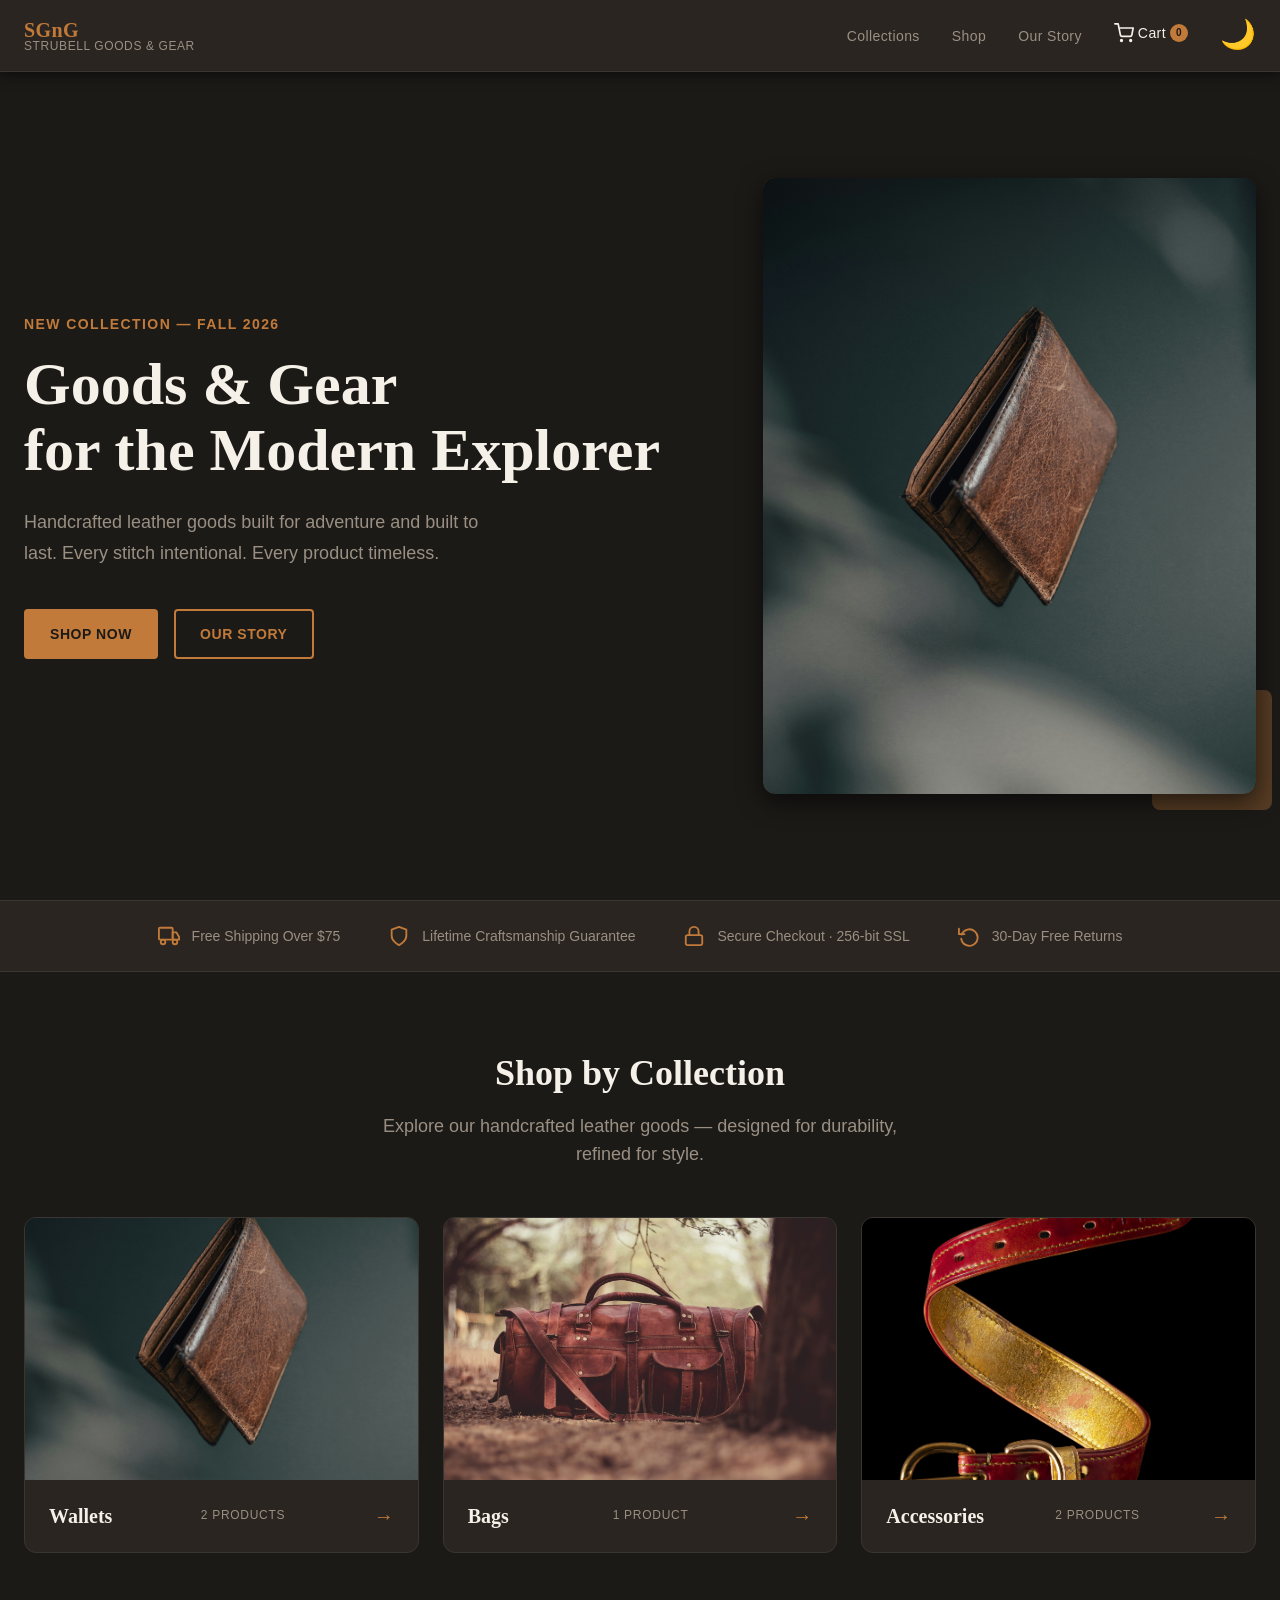
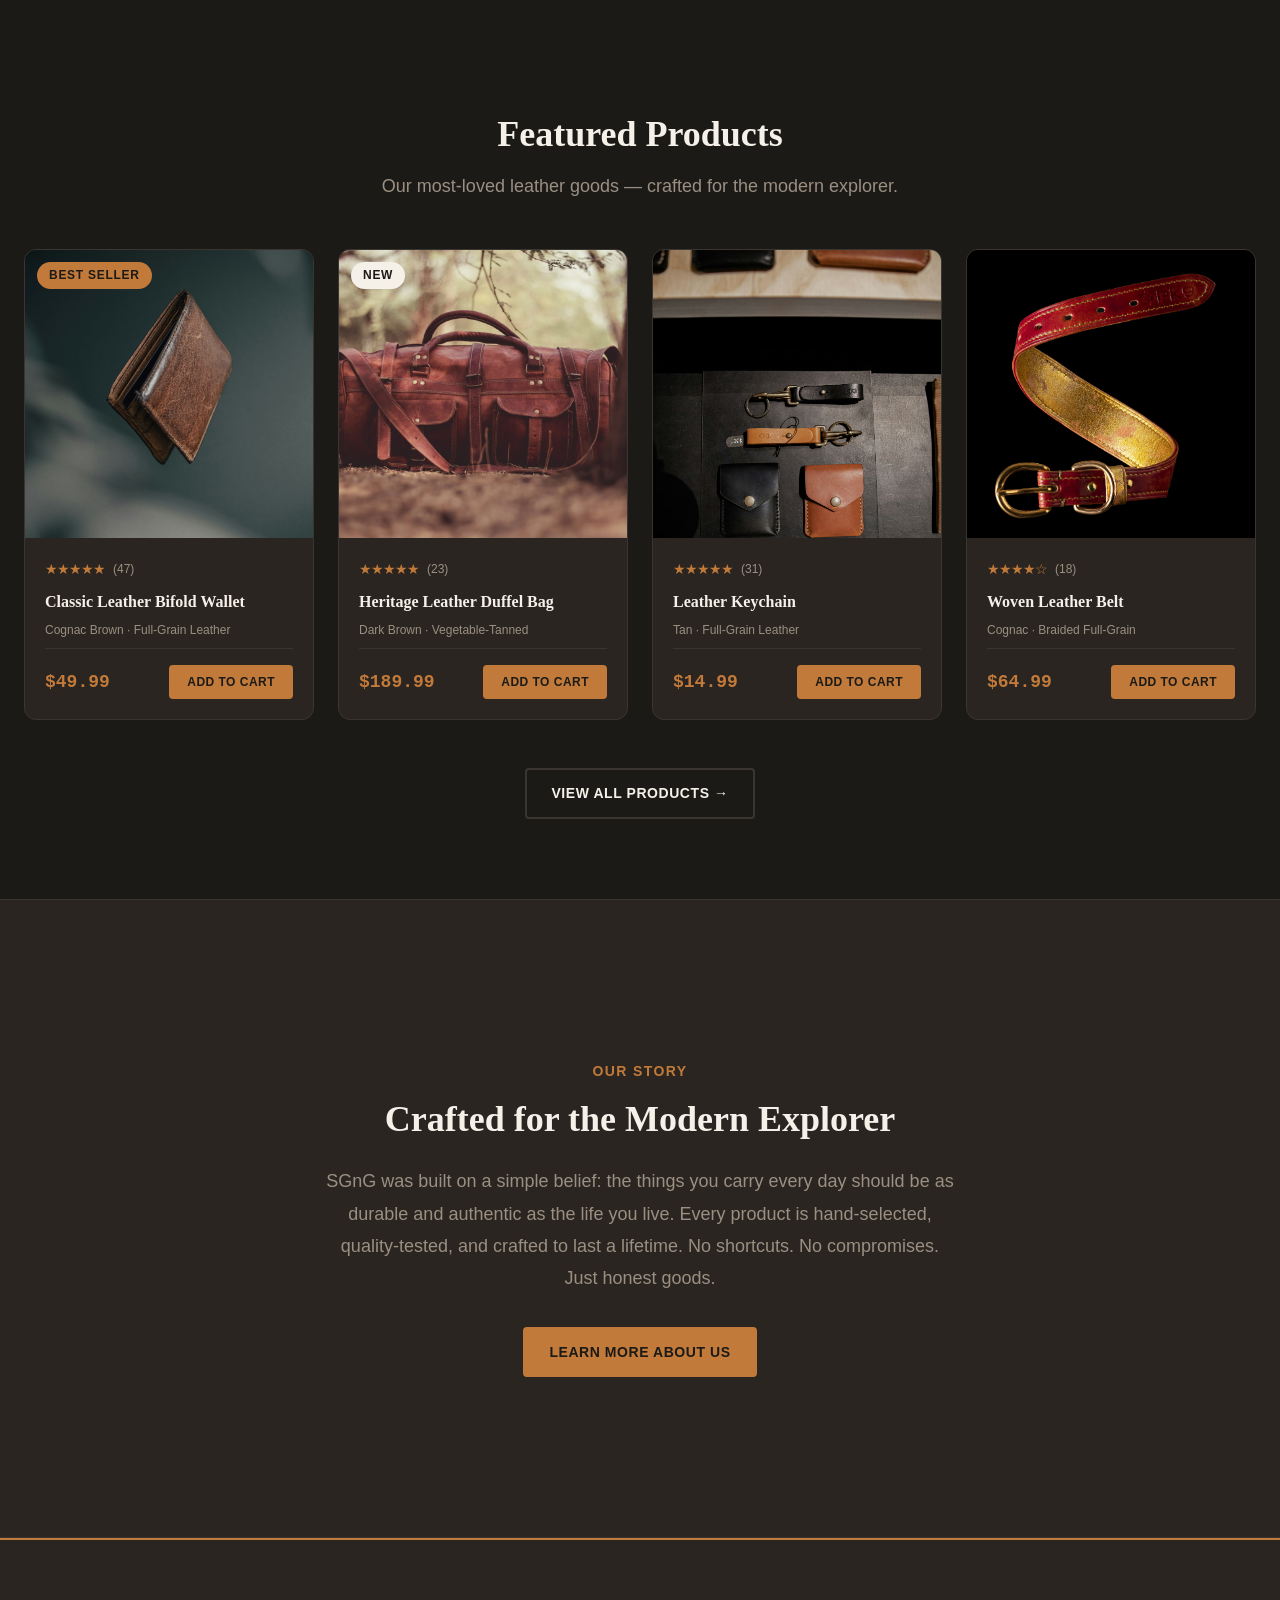
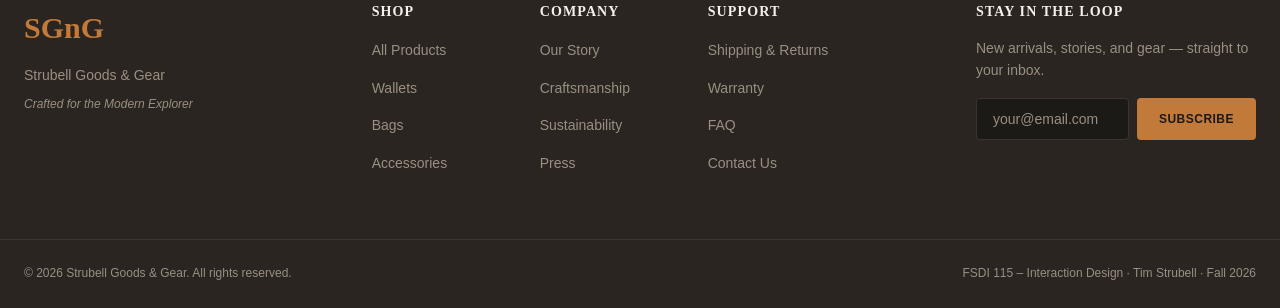
<file: fsdi115_ch68_cl3_asgmt3_strubell/index.html>
<!DOCTYPE html>
<html lang="en">
<head>
  <meta charset="UTF-8" />
  <title>SGnG - Strubell Goods & Gear</title>

  <!-- Redirect immediately to the real homepage -->
  <meta http-equiv="refresh" content="0; url=pages/home.html" />

  <!-- Fallback for browsers that ignore meta refresh -->
  <script>
    window.location.href = "pages/home.html";
  </script>
</head>
<body>
  <!-- Fallback message if both methods above fail -->
  <p>If you are not redirected automatically, <a href="pages/home.html">click here</a>.</p>
</body>
</html>
</file>
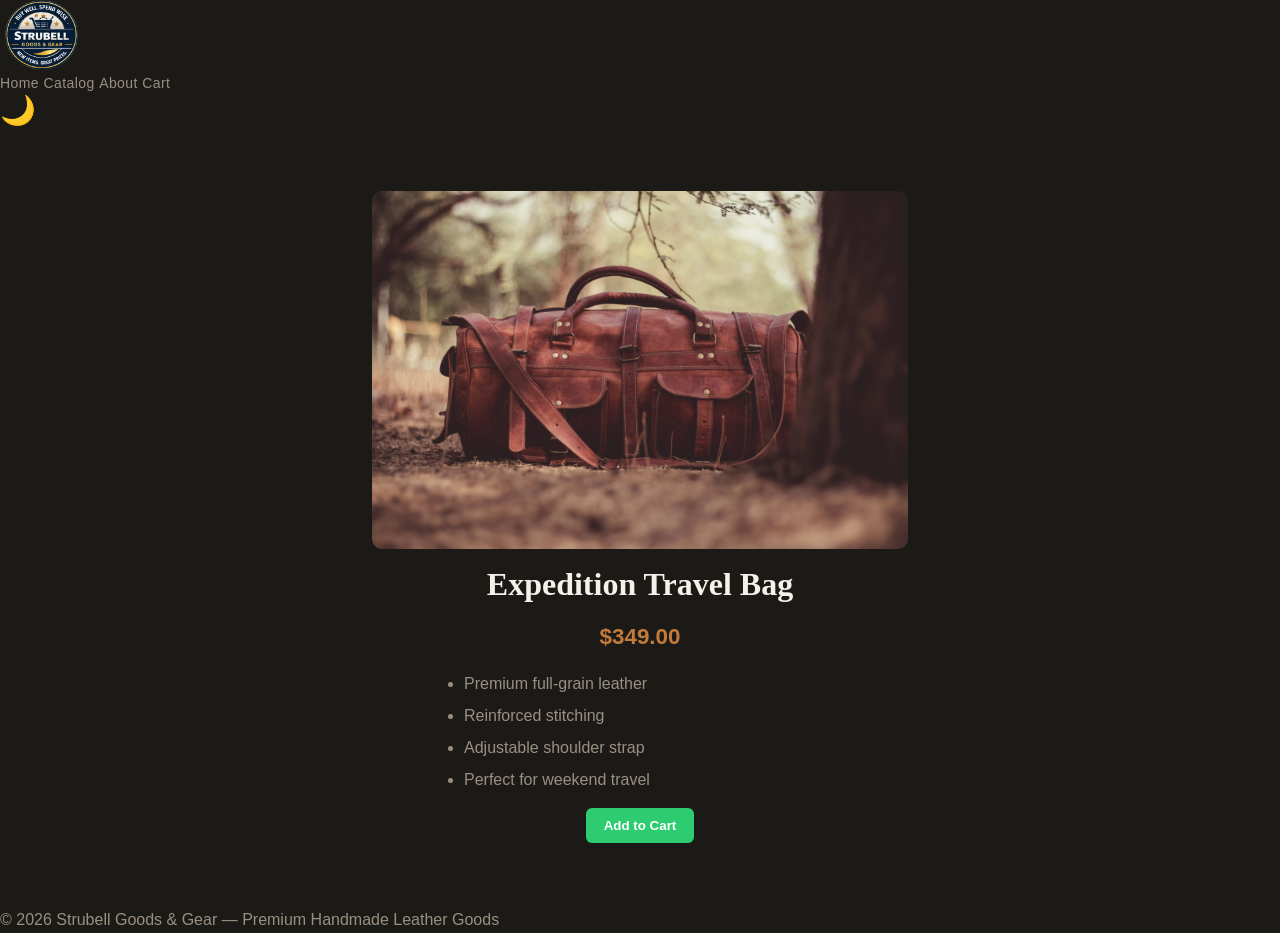
<file: fsdi115_ch68_cl3_asgmt3_strubell/catalog/bag.html>
<!DOCTYPE html>
<html lang="en">
<head>
    <meta charset="UTF-8">
    <meta name="viewport" content="width=device-width, initial-scale=1.0">
    <title>Expedition Travel Bag - SGnG</title>
    <link rel="stylesheet" href="../static/css/styles.css">
</head>

<body>
    <nav class="navbar">
        <img src="../static/images/sgng_logo.png" class="logo" alt="SGnG Logo">

        <div class="navbar-nav">
            <a class="nav-link" href="../pages/home.html">Home</a>
            <a class="nav-link" href="../pages/catalog.html">Catalog</a>
            <a class="nav-link" href="../pages/about.html">About</a>
            <a class="nav-link" href="../pages/cart.html">Cart</a>
        </div>

        <button id="theme-toggle" class="theme-btn">
            <span id="theme-icon">🌙</span>
        </button>
    </nav>

    <main class="details">
        <img src="../static/images/bag.jpg" class="details-img" alt="Expedition Travel Bag">

        <h1>Expedition Travel Bag</h1>
        <p class="price">$349.00</p>

        <ul class="features">
            <li>Premium full-grain leather</li>
            <li>Reinforced stitching</li>
            <li>Adjustable shoulder strap</li>
            <li>Perfect for weekend travel</li>
        </ul>

        <button class="add-cart-btn" onclick="addToCart('Expedition Travel Bag', 349)">
            Add to Cart
        </button>
    </main>

    <footer class="footer">
        <p>© 2026 Strubell Goods & Gear — Premium Handmade Leather Goods</p>
    </footer>

    <script src="../static/js/cart.js"></script>
    <script src="../static/js/theme.js"></script>
</body>
</html>
</file>
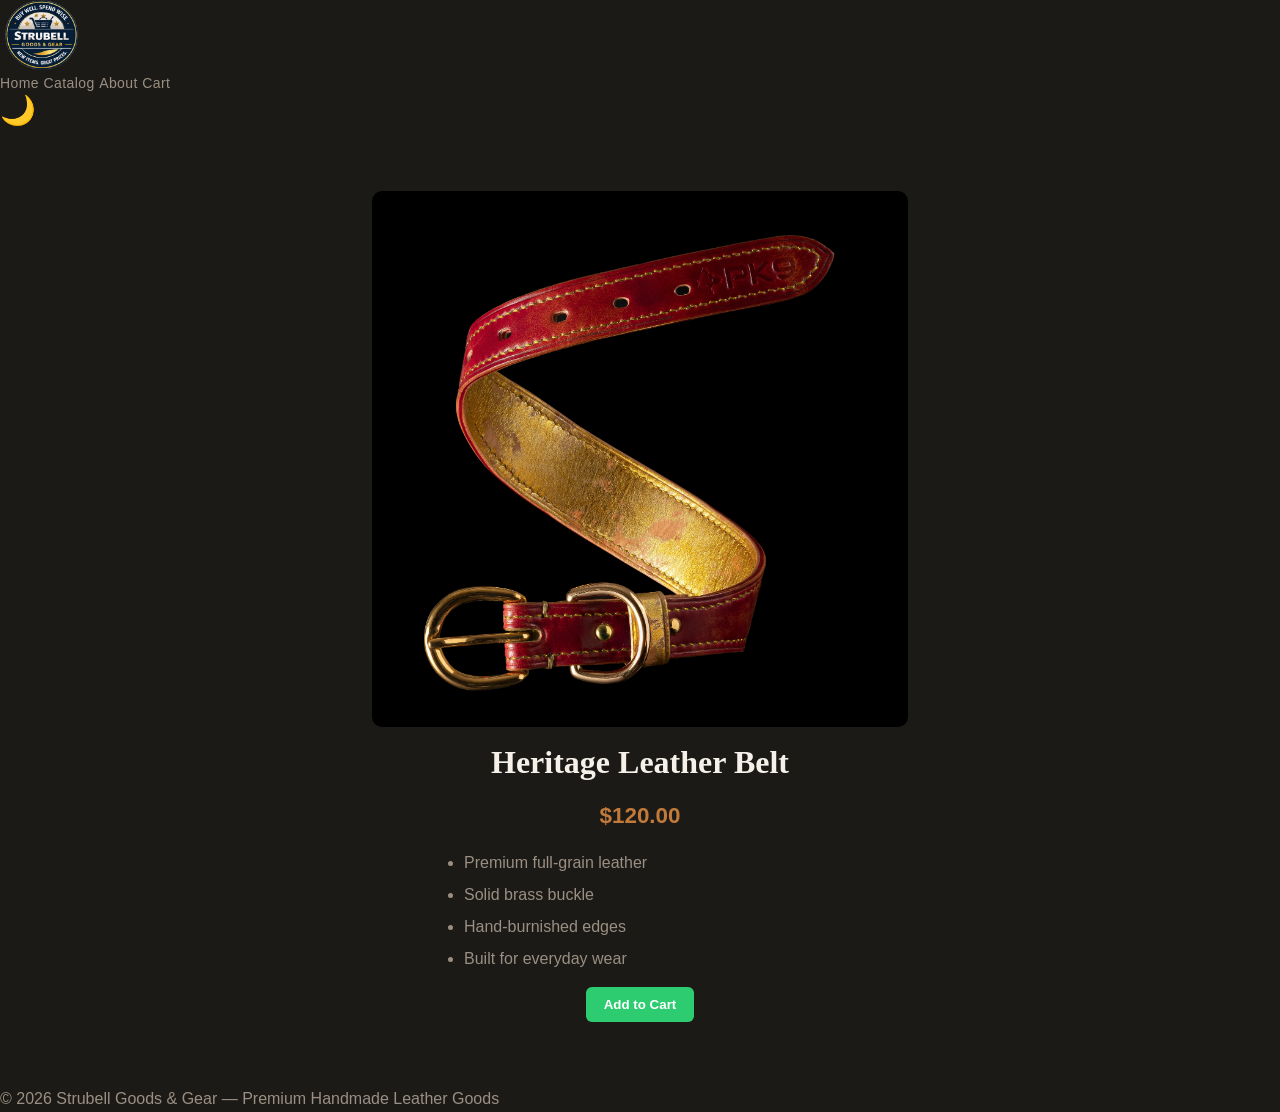
<file: fsdi115_ch68_cl3_asgmt3_strubell/catalog/belt.html>
<!DOCTYPE html>
<html lang="en">
<head>
    <meta charset="UTF-8">
    <meta name="viewport" content="width=device-width, initial-scale=1.0">
    <title>Heritage Leather Belt - SGnG</title>
    <link rel="stylesheet" href="../static/css/styles.css">
</head>

<body>
    <nav class="navbar">
        <img src="../static/images/sgng_logo.png" class="logo" alt="SGnG Logo">

        <div class="navbar-nav">
            <a class="nav-link" href="../pages/home.html">Home</a>
            <a class="nav-link" href="../pages/catalog.html">Catalog</a>
            <a class="nav-link" href="../pages/about.html">About</a>
            <a class="nav-link" href="../pages/cart.html">Cart</a>
        </div>

        <button id="theme-toggle" class="theme-btn">
            <span id="theme-icon">🌙</span>
        </button>
    </nav>

    <main class="details">
        <img src="../static/images/belt.jpg" class="details-img" alt="Heritage Leather Belt">

        <h1>Heritage Leather Belt</h1>
        <p class="price">$120.00</p>

        <ul class="features">
            <li>Premium full-grain leather</li>
            <li>Solid brass buckle</li>
            <li>Hand-burnished edges</li>
            <li>Built for everyday wear</li>
        </ul>

        <button class="add-cart-btn" onclick="addToCart('Heritage Leather Belt', 120)">
            Add to Cart
        </button>
    </main>

    <footer class="footer">
        <p>© 2026 Strubell Goods & Gear — Premium Handmade Leather Goods</p>
    </footer>

    <script src="../static/js/cart.js"></script>
    <script src="../static/js/theme.js"></script>
</body>
</html>
</file>
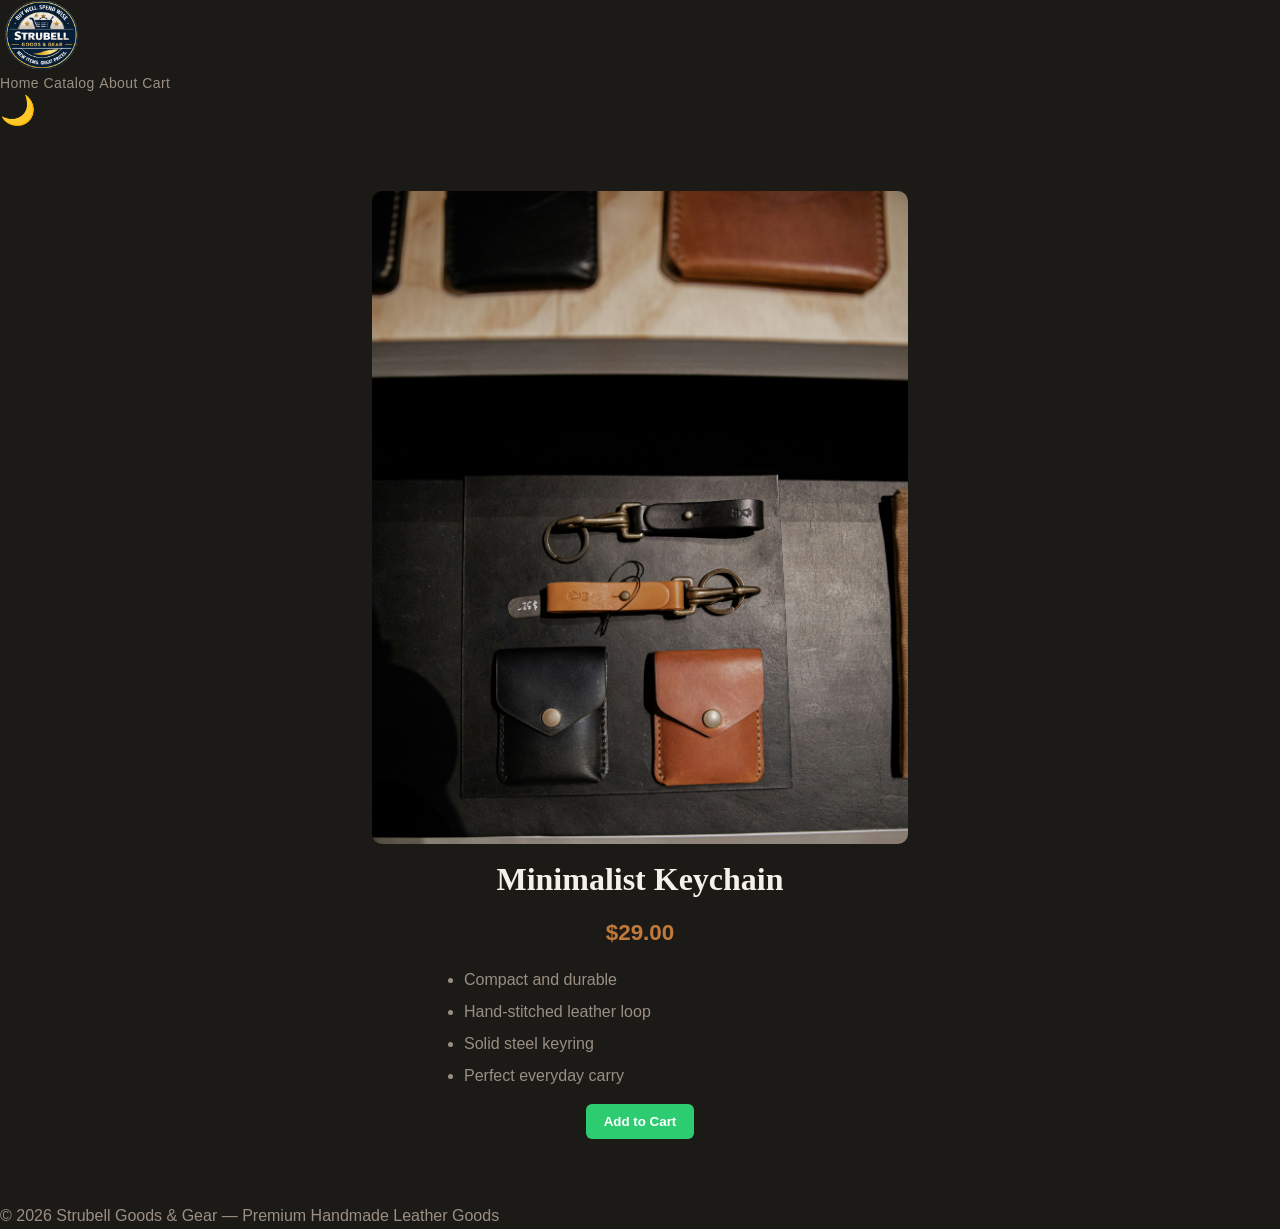
<file: fsdi115_ch68_cl3_asgmt3_strubell/catalog/keychain.html>
<!DOCTYPE html>
<html lang="en">
<head>
    <meta charset="UTF-8">
    <meta name="viewport" content="width=device-width, initial-scale=1.0">
    <title>Minimalist Keychain - SGnG</title>
    <link rel="stylesheet" href="../static/css/styles.css">
</head>

<body>
    <nav class="navbar">
        <img src="../static/images/sgng_logo.png" class="logo" alt="SGnG Logo">

        <div class="navbar-nav">
            <a class="nav-link" href="../pages/home.html">Home</a>
            <a class="nav-link" href="../pages/catalog.html">Catalog</a>
            <a class="nav-link" href="../pages/about.html">About</a>
            <a class="nav-link" href="../pages/cart.html">Cart</a>
        </div>

        <button id="theme-toggle" class="theme-btn">
            <span id="theme-icon">🌙</span>
        </button>
    </nav>

    <main class="details">
        <img src="../static/images/keychain.jpg" class="details-img" alt="Minimalist Keychain">

        <h1>Minimalist Keychain</h1>
        <p class="price">$29.00</p>

        <ul class="features">
            <li>Compact and durable</li>
            <li>Hand-stitched leather loop</li>
            <li>Solid steel keyring</li>
            <li>Perfect everyday carry</li>
        </ul>

        <button class="add-cart-btn" onclick="addToCart('Minimalist Keychain', 29)">
            Add to Cart
        </button>
    </main>

    <footer class="footer">
        <p>© 2026 Strubell Goods & Gear — Premium Handmade Leather Goods</p>
    </footer>

    <script src="../static/js/cart.js"></script>
    <script src="../static/js/theme.js"></script>
</body>
</html>
</file>
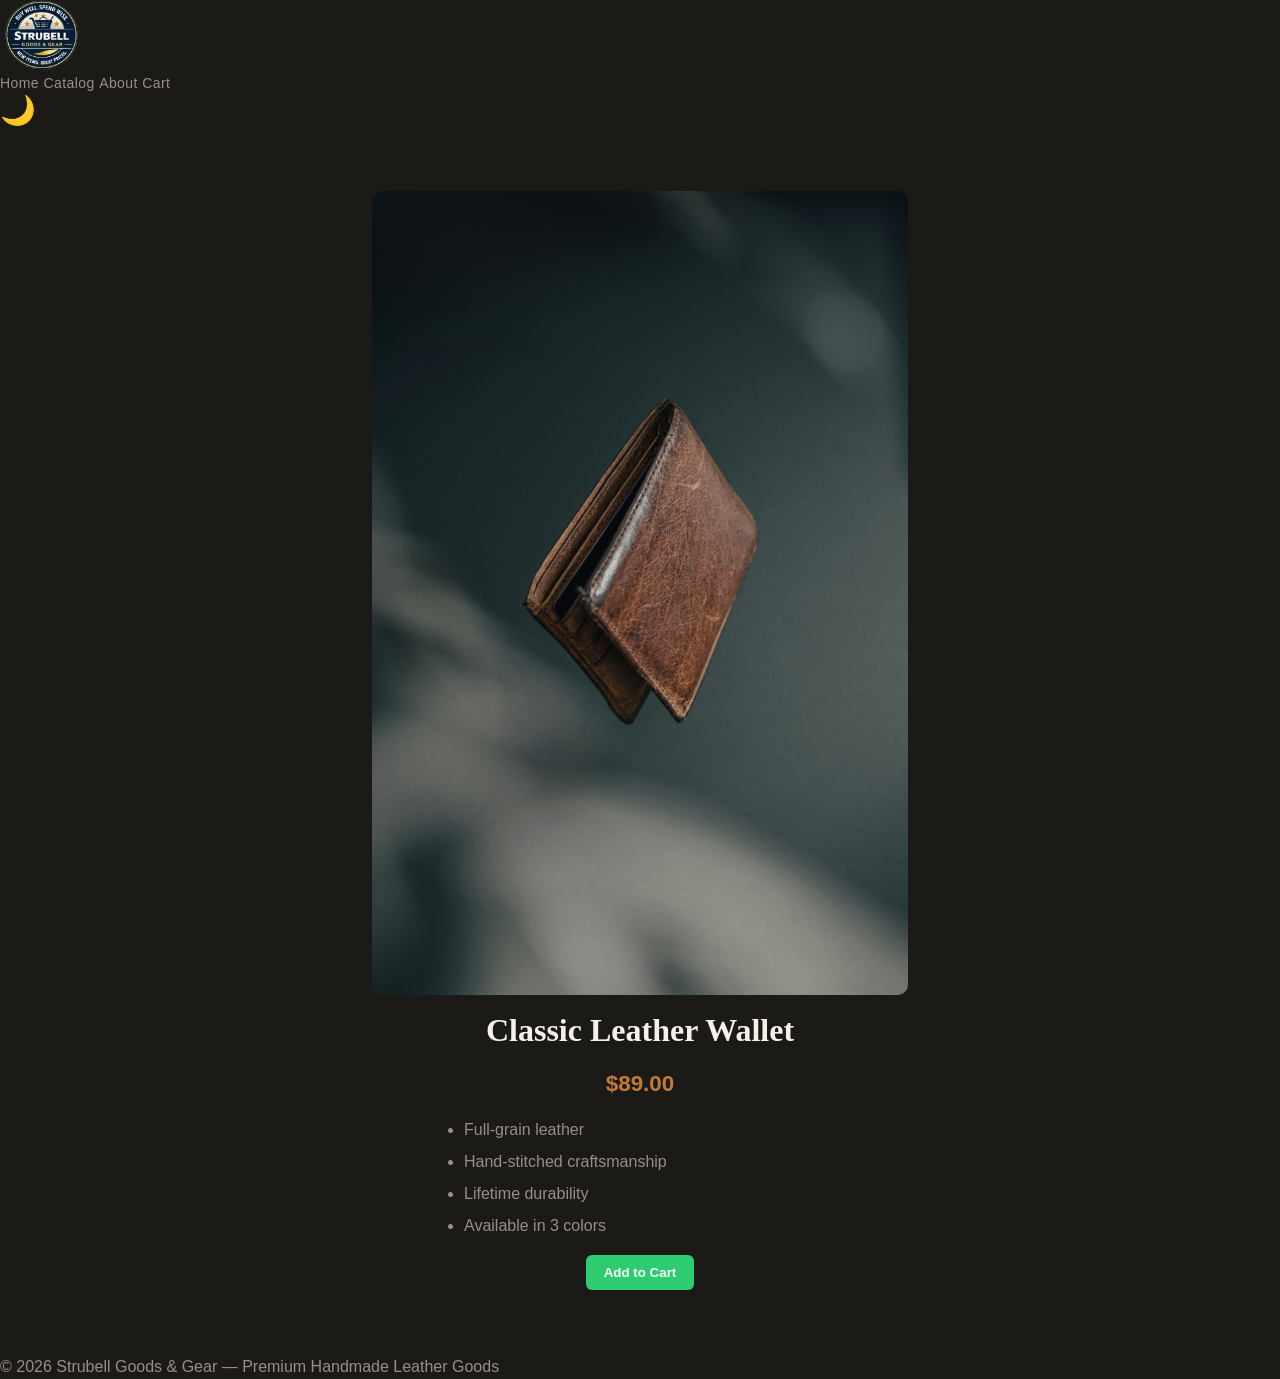
<file: fsdi115_ch68_cl3_asgmt3_strubell/catalog/wallet.html>
<!DOCTYPE html>
<html lang="en">
<head>
    <meta charset="UTF-8">
    <meta name="viewport" content="width=device-width, initial-scale=1.0">
    <title>Classic Leather Wallet - SGnG</title>
    <link rel="stylesheet" href="../static/css/styles.css">
</head>

<body>
    <nav class="navbar">
        <img src="../static/images/sgng_logo.png" class="logo" alt="SGnG Logo">

        <div class="navbar-nav">
            <a class="nav-link" href="../pages/home.html">Home</a>
            <a class="nav-link" href="../pages/catalog.html">Catalog</a>
            <a class="nav-link" href="../pages/about.html">About</a>
            <a class="nav-link" href="../pages/cart.html">Cart</a>
        </div>

        <button id="theme-toggle" class="theme-btn">
            <span id="theme-icon">🌙</span>
        </button>
    </nav>

    <main class="details">
        <img src="../static/images/wallet.jpg" class="details-img" alt="Classic Leather Wallet">

        <h1>Classic Leather Wallet</h1>
        <p class="price">$89.00</p>

        <ul class="features">
            <li>Full-grain leather</li>
            <li>Hand-stitched craftsmanship</li>
            <li>Lifetime durability</li>
            <li>Available in 3 colors</li>
        </ul>

        <button class="add-cart-btn" onclick="addToCart('Classic Leather Wallet', 89)">
            Add to Cart
        </button>
    </main>

    <footer class="footer">
        <p>© 2026 Strubell Goods & Gear — Premium Handmade Leather Goods</p>
    </footer>

    <script src="../static/js/cart.js"></script>
    <script src="../static/js/theme.js"></script>
</body>
</html>
</file>
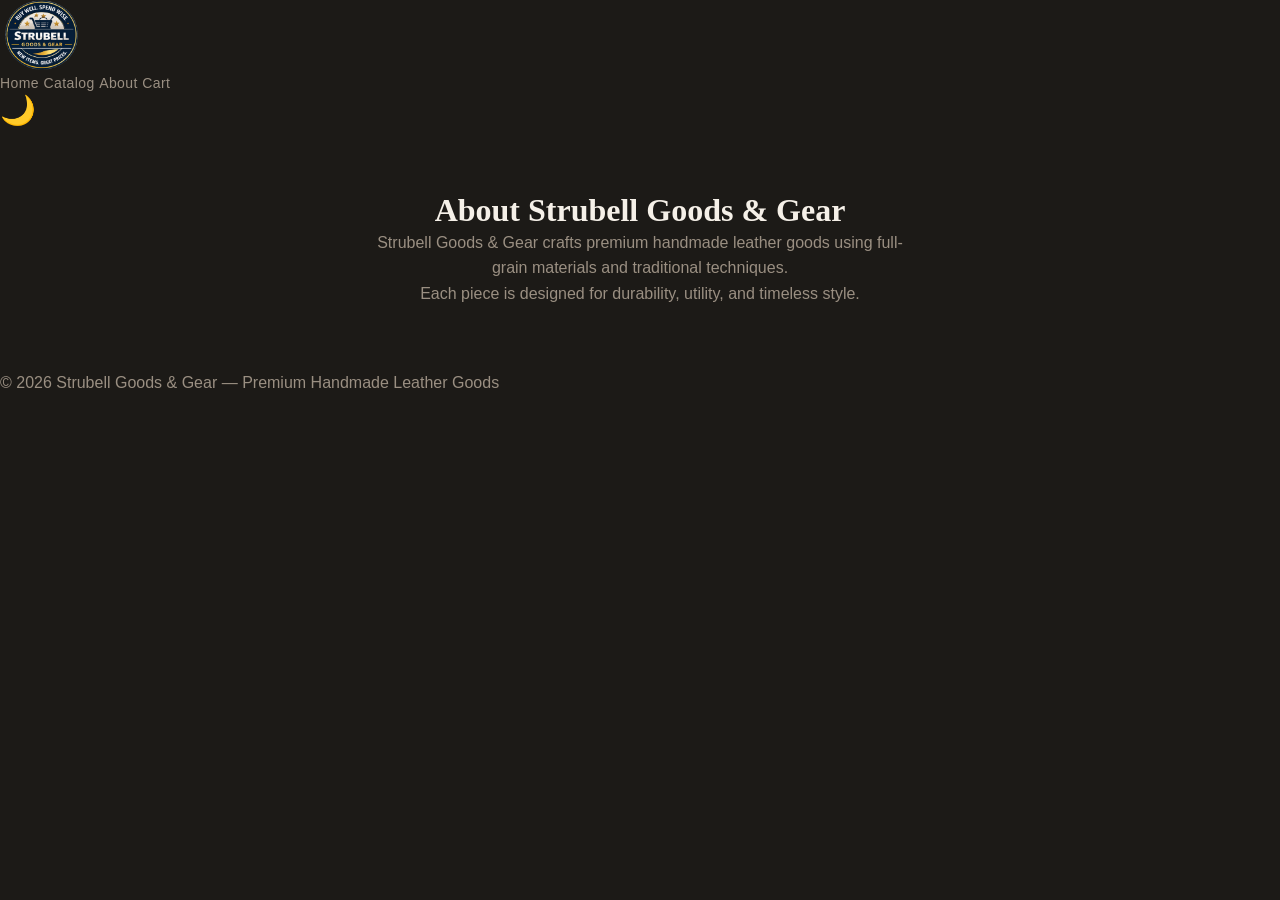
<file: fsdi115_ch68_cl3_asgmt3_strubell/pages/about.html>
<!DOCTYPE html>
<html lang="en">
<head>
    <meta charset="UTF-8">
    <meta name="viewport" content="width=device-width, initial-scale=1.0">
    <title>About - Strubell Goods & Gear</title>
    <link rel="stylesheet" href="../static/css/styles.css">
</head>

<body>
    <nav class="navbar">
        <img src="../static/images/sgng_logo.png" class="logo" alt="SGnG Logo">

        <div class="navbar-nav">
            <a class="nav-link" href="home.html">Home</a>
            <a class="nav-link" href="catalog.html">Catalog</a>
            <a class="nav-link" href="about.html">About</a>
            <a class="nav-link" href="cart.html">Cart</a>
        </div>

        <button id="theme-toggle" class="theme-btn">
            <span id="theme-icon">🌙</span>
        </button>
    </nav>

    <main class="details">
        <h1>About Strubell Goods & Gear</h1>
        <p>Strubell Goods & Gear crafts premium handmade leather goods using full-grain materials and traditional techniques.</p>
        <p>Each piece is designed for durability, utility, and timeless style.</p>
    </main>

    <footer class="footer">
        <p>© 2026 Strubell Goods & Gear — Premium Handmade Leather Goods</p>
    </footer>

    <script src="../static/js/theme.js"></script>
</body>
</html>
</file>
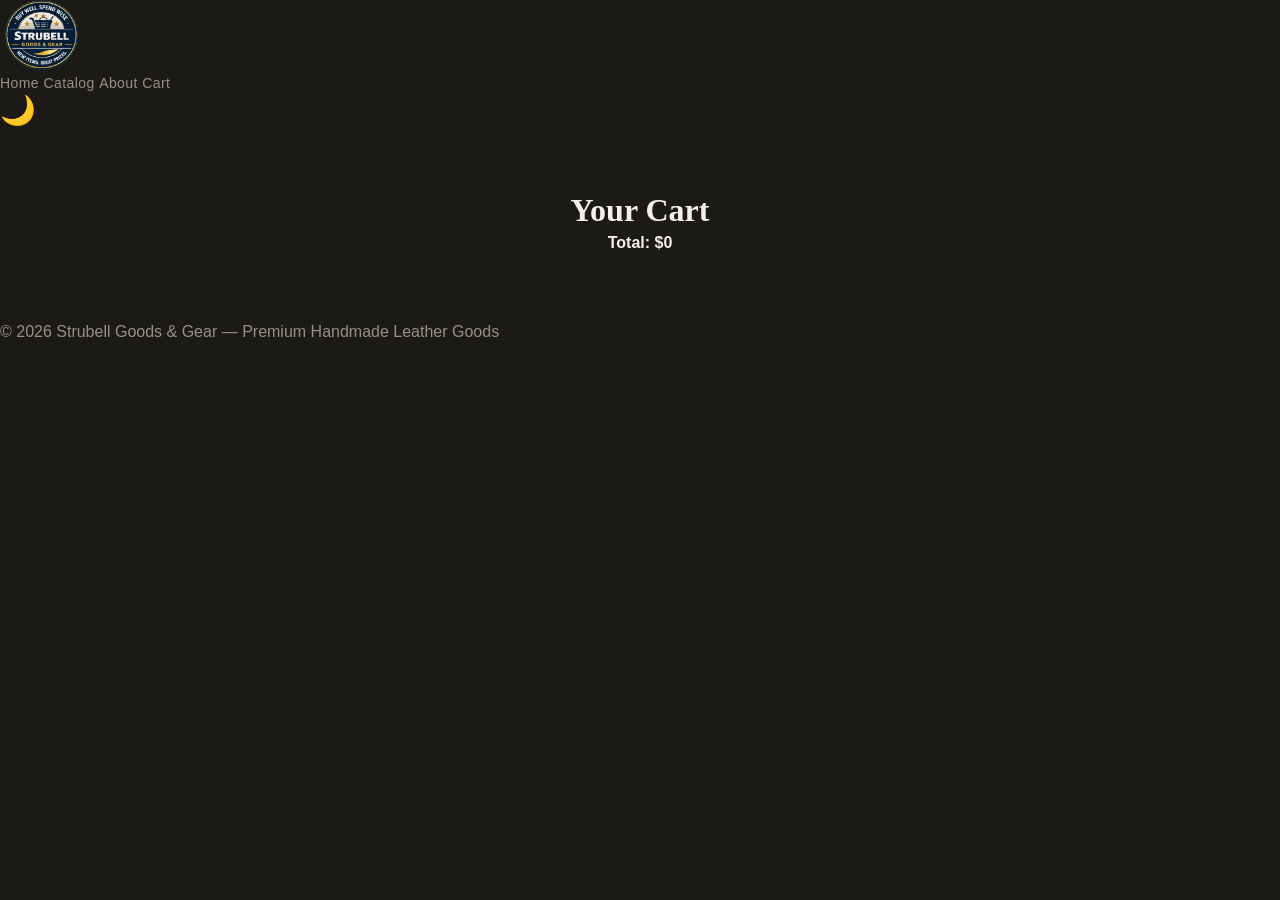
<file: fsdi115_ch68_cl3_asgmt3_strubell/pages/cart.html>
<!DOCTYPE html>
<html lang="en">
<head>
    <meta charset="UTF-8">
    <meta name="viewport" content="width=device-width, initial-scale=1.0">
    <title>Your Cart - Strubell Goods & Gear</title>
    <link rel="stylesheet" href="../static/css/styles.css">
</head>

<body>
    <nav class="navbar">
        <img src="../static/images/sgng_logo.png" class="logo" alt="SGnG Logo">

        <div class="navbar-nav">
            <a class="nav-link" href="home.html">Home</a>
            <a class="nav-link" href="catalog.html">Catalog</a>
            <a class="nav-link" href="about.html">About</a>
            <a class="nav-link" href="cart.html">Cart</a>
        </div>

        <button id="theme-toggle" class="theme-btn">
            <span id="theme-icon">🌙</span>
        </button>
    </nav>

    <main class="details">
        <h1>Your Cart</h1>
        <div id="cart-items"></div>
        <p id="cart-total"></p>
    </main>

    <footer class="footer">
        <p>© 2026 Strubell Goods & Gear — Premium Handmade Leather Goods</p>
    </footer>

    <script src="../static/js/cart.js"></script>
    <script src="../static/js/theme.js"></script>
</body>
</html>
</file>
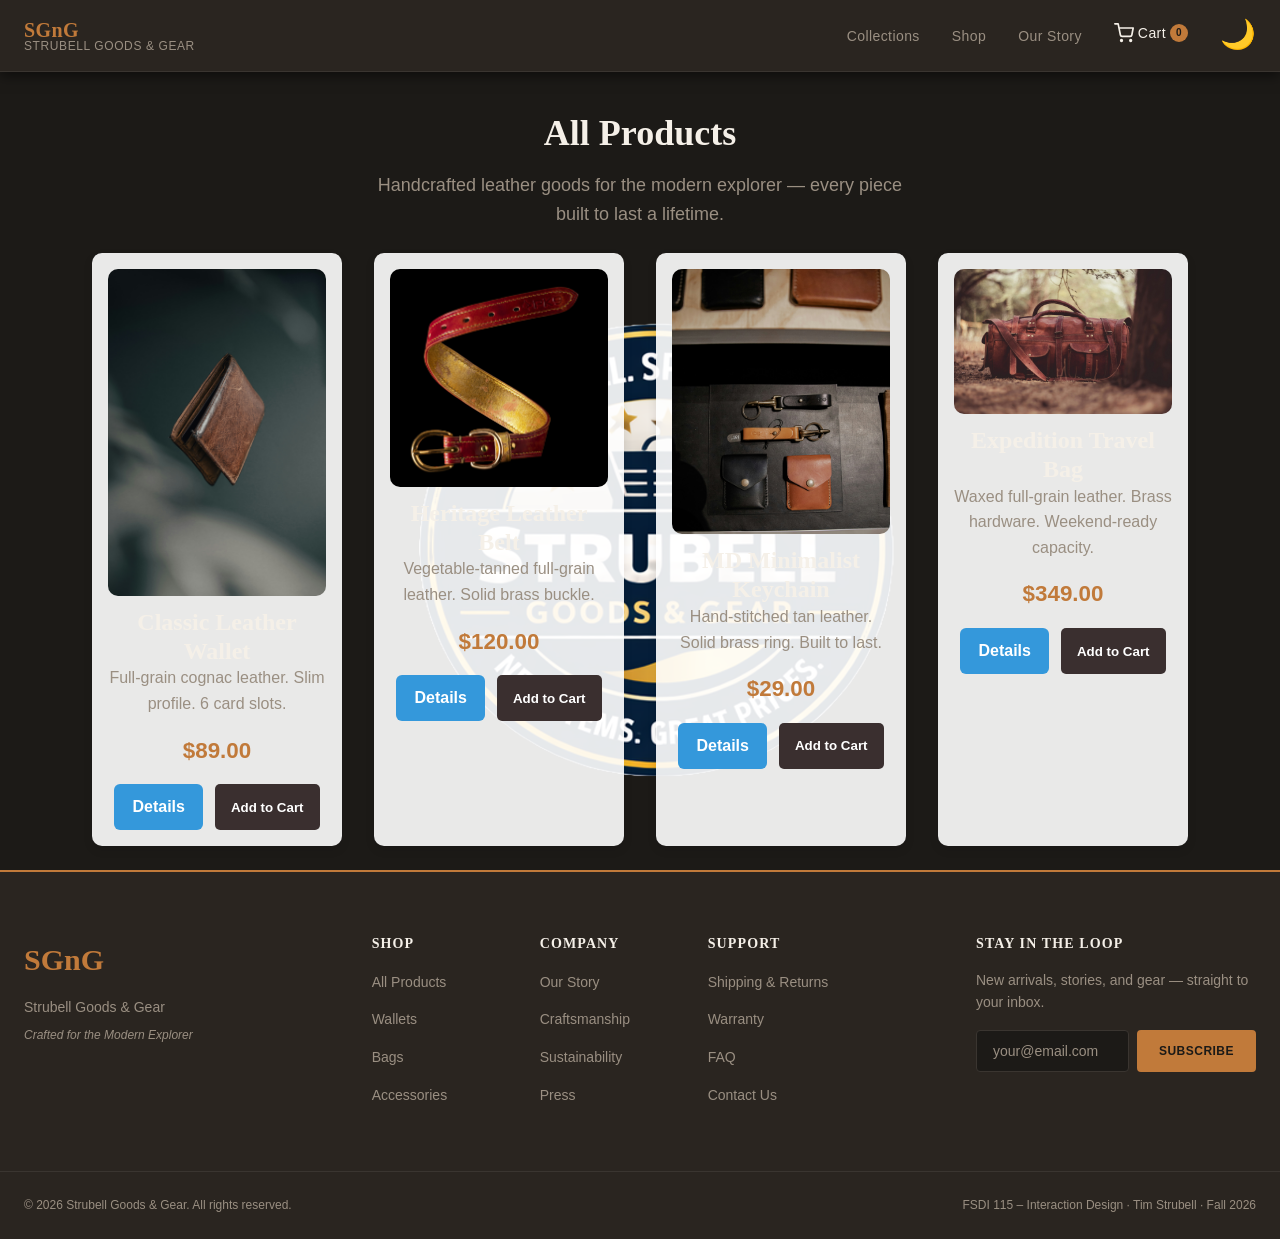
<file: fsdi115_ch68_cl3_asgmt3_strubell/pages/catalog.html>
<!DOCTYPE html>
<html lang="en">
<head>
  <meta charset="UTF-8" />
  <meta name="viewport" content="width=device-width, initial-scale=1.0" />
  <meta name="description" content="Shop all SGnG leather goods — wallets, bags, belts, and accessories handcrafted for the modern explorer." />
  <title>Shop All Products – SGnG</title>

  <!--
    PATH NOTE:
    This file lives at: pages/catalog.html
    CSS lives at:       static/css/styles.css
    Images live at:     static/images/
    JS lives at:        static/js/
    "../" goes up one level from pages/ to the project root.
  -->
  <link rel="stylesheet" href="../static/css/styles.css" />
</head>
<body>

  <!-- ============================================================
       HEADER — Identical nav structure to home.html
       Flexbox: logo left | nav links right
  ============================================================ -->
  <header class="site-header" role="banner">
    <nav class="nav-container" role="navigation" aria-label="Main navigation">

      <!-- Logo / Brand -->
      <a href="home.html" class="nav-logo" aria-label="SGnG – Go to homepage">
        <span class="logo-mark">SGnG</span>
        <span class="logo-sub">Strubell Goods &amp; Gear</span>
      </a>

      <!-- Hamburger toggle — only visible on mobile -->
      <button
        class="nav-toggle"
        id="navToggle"
        aria-label="Open navigation menu"
        aria-expanded="false"
        aria-controls="navMenu"
      >
        <span class="hamburger-bar"></span>
        <span class="hamburger-bar"></span>
        <span class="hamburger-bar"></span>
      </button>

      <!-- Nav links -->
      <ul class="nav-menu" id="navMenu" role="list">
        <li role="listitem"><a href="home.html#categories" class="nav-link">Collections</a></li>
        <li role="listitem"><a href="catalog.html"         class="nav-link" aria-current="page">Shop</a></li>
        <li role="listitem"><a href="about.html"           class="nav-link">Our Story</a></li>
        <li role="listitem">
          <a href="cart.html" class="nav-link nav-cart" aria-label="Shopping cart">
            <svg width="20" height="20" viewBox="0 0 24 24" fill="none"
                 stroke="currentColor" stroke-width="2" stroke-linecap="round"
                 stroke-linejoin="round" aria-hidden="true" focusable="false">
              <circle cx="9"  cy="21" r="1"></circle>
              <circle cx="20" cy="21" r="1"></circle>
              <path d="M1 1h4l2.68 13.39a2 2 0 0 0 2 1.61h9.72a2 2 0 0 0 2-1.61L23 6H6"></path>
            </svg>
            Cart
            <span class="cart-badge" id="cartCount" aria-live="polite">0</span>
          </a>
        </li>
        <li role="listitem">
          <button class="theme-btn" id="themeToggle" aria-label="Toggle dark/light mode">🌙</button>
        </li>
      </ul>

    </nav>
  </header>

  <!-- ============================================================
       MAIN — Catalog page content
  ============================================================ -->
  <main id="main-content">

    <!-- Page header -->
    <section class="section-header" style="padding: 2.5rem 1.5rem 0; max-width: 1280px; margin: 0 auto; text-align: center;">
      <h1 class="section-title">All Products</h1>
      <p class="section-sub">
        Handcrafted leather goods for the modern explorer —
        every piece built to last a lifetime.
      </p>
    </section>

    <!-- ----------------------------------------------------------
         CATALOG GRID
         Uses .catalog (Flexbox from original Class3 CSS — kept)
         Watermark background: logo_watermark.png
         Each .card uses .card-actions with two buttons:
           .details-btn  → links to the product detail page
           .add-cart-btn → adds item to cart via cart.js
    ---------------------------------------------------------- -->
    <section class="catalog" aria-label="Product catalog">

      <!-- ── Product Card 1: Wallet ── -->
      <article class="card" aria-label="Classic Leather Wallet — $89.00">
        <img
          src="../static/images/wallet.jpg"
          alt="Classic Leather Bifold Wallet in Cognac Brown, open showing card slots"
          loading="lazy"
        />
        <h2>Classic Leather Wallet</h2>
        <p>Full-grain cognac leather. Slim profile. 6 card slots.</p>
        <p class="price">$89.00</p>
        <div class="card-actions">
          <a href="../catalog/wallet.html" class="details-btn">Details</a>
          <button
            class="add-cart-btn"
            onclick="addToCart('Classic Leather Wallet', 89.00)"
            aria-label="Add Classic Leather Wallet to cart"
          >Add to Cart</button>
        </div>
      </article>

      <!-- ── Product Card 2: Belt ── -->
      <article class="card" aria-label="Heritage Leather Belt — $120.00">
        <img
          src="../static/images/belt.jpg"
          alt="Heritage Leather Belt in Cognac with gold buckle"
          loading="lazy"
        />
        <h2>Heritage Leather Belt</h2>
        <p>Vegetable-tanned full-grain leather. Solid brass buckle.</p>
        <p class="price">$120.00</p>
        <div class="card-actions">
          <a href="../catalog/belt.html" class="details-btn">Details</a>
          <button
            class="add-cart-btn"
            onclick="addToCart('Heritage Leather Belt', 120.00)"
            aria-label="Add Heritage Leather Belt to cart"
          >Add to Cart</button>
        </div>
      </article>

      <!-- ── Product Card 3: Keychain ── -->
      <article class="card" aria-label="MD Minimalist Keychain — $29.00">
        <img
          src="../static/images/keychain.jpg"
          alt="Minimalist leather keychain in tan, handcrafted"
          loading="lazy"
        />
        <h2>MD Minimalist Keychain</h2>
        <p>Hand-stitched tan leather. Solid brass ring. Built to last.</p>
        <p class="price">$29.00</p>
        <div class="card-actions">
          <a href="../catalog/keychain.html" class="details-btn">Details</a>
          <button
            class="add-cart-btn"
            onclick="addToCart('MD Minimalist Keychain', 29.00)"
            aria-label="Add MD Minimalist Keychain to cart"
          >Add to Cart</button>
        </div>
      </article>

      <!-- ── Product Card 4: Bag ── -->
      <article class="card" aria-label="Expedition Travel Bag — $349.00">
        <img
          src="../static/images/bag.jpg"
          alt="Expedition Leather Travel Bag in dark brown, large capacity"
          loading="lazy"
        />
        <h2>Expedition Travel Bag</h2>
        <p>Waxed full-grain leather. Brass hardware. Weekend-ready capacity.</p>
        <p class="price">$349.00</p>
        <div class="card-actions">
          <a href="../catalog/bag.html" class="details-btn">Details</a>
          <button
            class="add-cart-btn"
            onclick="addToCart('Expedition Travel Bag', 349.00)"
            aria-label="Add Expedition Travel Bag to cart"
          >Add to Cart</button>
        </div>
      </article>

    </section><!-- /catalog -->

  </main>

  <!-- ============================================================
       FOOTER — Identical structure to home.html
  ============================================================ -->
  <footer class="site-footer" role="contentinfo">
    <div class="footer-container">

      <div class="footer-brand">
        <p class="footer-logo-text">SGnG</p>
        <p class="footer-tagline">
          Strubell Goods &amp; Gear
          <em>Crafted for the Modern Explorer</em>
        </p>
      </div>

      <nav class="footer-nav" aria-label="Footer navigation">
        <div class="footer-col">
          <h4 class="footer-col-heading">Shop</h4>
          <ul role="list">
            <li><a href="catalog.html">All Products</a></li>
            <li><a href="catalog.html">Wallets</a></li>
            <li><a href="catalog.html">Bags</a></li>
            <li><a href="catalog.html">Accessories</a></li>
          </ul>
        </div>
        <div class="footer-col">
          <h4 class="footer-col-heading">Company</h4>
          <ul role="list">
            <li><a href="about.html">Our Story</a></li>
            <li><a href="about.html">Craftsmanship</a></li>
            <li><a href="about.html">Sustainability</a></li>
            <li><a href="about.html">Press</a></li>
          </ul>
        </div>
        <div class="footer-col">
          <h4 class="footer-col-heading">Support</h4>
          <ul role="list">
            <li><a href="cart.html">Shipping &amp; Returns</a></li>
            <li><a href="#">Warranty</a></li>
            <li><a href="#">FAQ</a></li>
            <li><a href="#">Contact Us</a></li>
          </ul>
        </div>
      </nav>

      <div class="footer-newsletter">
        <h4 class="footer-col-heading">Stay in the Loop</h4>
        <p>New arrivals, stories, and gear — straight to your inbox.</p>
        <form class="newsletter-form" action="#" method="post"
              aria-label="Email newsletter signup" onsubmit="return false;">
          <label for="newsletterEmail" class="sr-only">Email address</label>
          <input type="email" id="newsletterEmail" name="email"
                 placeholder="your@email.com" class="newsletter-input"
                 required autocomplete="email" />
          <button type="submit" class="btn btn--primary newsletter-btn">Subscribe</button>
        </form>
      </div>

    </div>

    <div class="footer-bottom">
      <p>&copy; 2026 Strubell Goods &amp; Gear. All rights reserved.</p>
      <p>FSDI 115 &ndash; Interaction Design &middot; Tim Strubell &middot; Fall 2026</p>
    </div>
  </footer>

  <!-- ============================================================
       JAVASCRIPT — load cart.js and theme.js
  ============================================================ -->
  <script src="../static/js/cart.js"></script>
  <script src="../static/js/theme.js"></script>

  <!-- Mobile nav toggle + cart badge update -->
  <script>
    (function () {
      'use strict';

      /* ── Mobile hamburger nav ── */
      var toggle = document.getElementById('navToggle');
      var menu   = document.getElementById('navMenu');

      if (toggle && menu) {
        toggle.addEventListener('click', function () {
          var isOpen = menu.classList.toggle('nav-menu--open');
          toggle.setAttribute('aria-expanded', String(isOpen));
          toggle.classList.toggle('nav-toggle--open', isOpen);
          document.body.style.overflow = isOpen ? 'hidden' : '';
        });

        menu.querySelectorAll('.nav-link').forEach(function (link) {
          link.addEventListener('click', function () {
            menu.classList.remove('nav-menu--open');
            toggle.setAttribute('aria-expanded', 'false');
            toggle.classList.remove('nav-toggle--open');
            document.body.style.overflow = '';
          });
        });

        document.addEventListener('click', function (e) {
          if (!menu.contains(e.target) && !toggle.contains(e.target)) {
            menu.classList.remove('nav-menu--open');
            toggle.setAttribute('aria-expanded', 'false');
            toggle.classList.remove('nav-toggle--open');
            document.body.style.overflow = '';
          }
        });

        document.addEventListener('keydown', function (e) {
          if (e.key === 'Escape') {
            menu.classList.remove('nav-menu--open');
            toggle.setAttribute('aria-expanded', 'false');
            toggle.classList.remove('nav-toggle--open');
            document.body.style.overflow = '';
          }
        });
      }

      /* ── Cart badge: read from localStorage on load ── */
      var badge = document.getElementById('cartCount');
      if (badge) {
        var cart  = JSON.parse(localStorage.getItem('sgng-cart') || '[]');
        var total = cart.reduce(function (sum, i) { return sum + i.qty; }, 0);
        badge.textContent = total;
      }

    })();

    /* ── Add to Cart: updates localStorage + badge + alert ── */
    function addToCart(name, price) {
      var cart = JSON.parse(localStorage.getItem('sgng-cart') || '[]');
      var existing = cart.find(function (i) { return i.name === name; });
      if (existing) {
        existing.qty += 1;
      } else {
        cart.push({ name: name, price: price, qty: 1 });
      }
      localStorage.setItem('sgng-cart', JSON.stringify(cart));

      /* Update badge */
      var total = cart.reduce(function (sum, i) { return sum + i.qty; }, 0);
      var badge = document.getElementById('cartCount');
      if (badge) badge.textContent = total;

      alert(name + ' added to cart!');
    }
  </script>

</body>
</html>
</file>
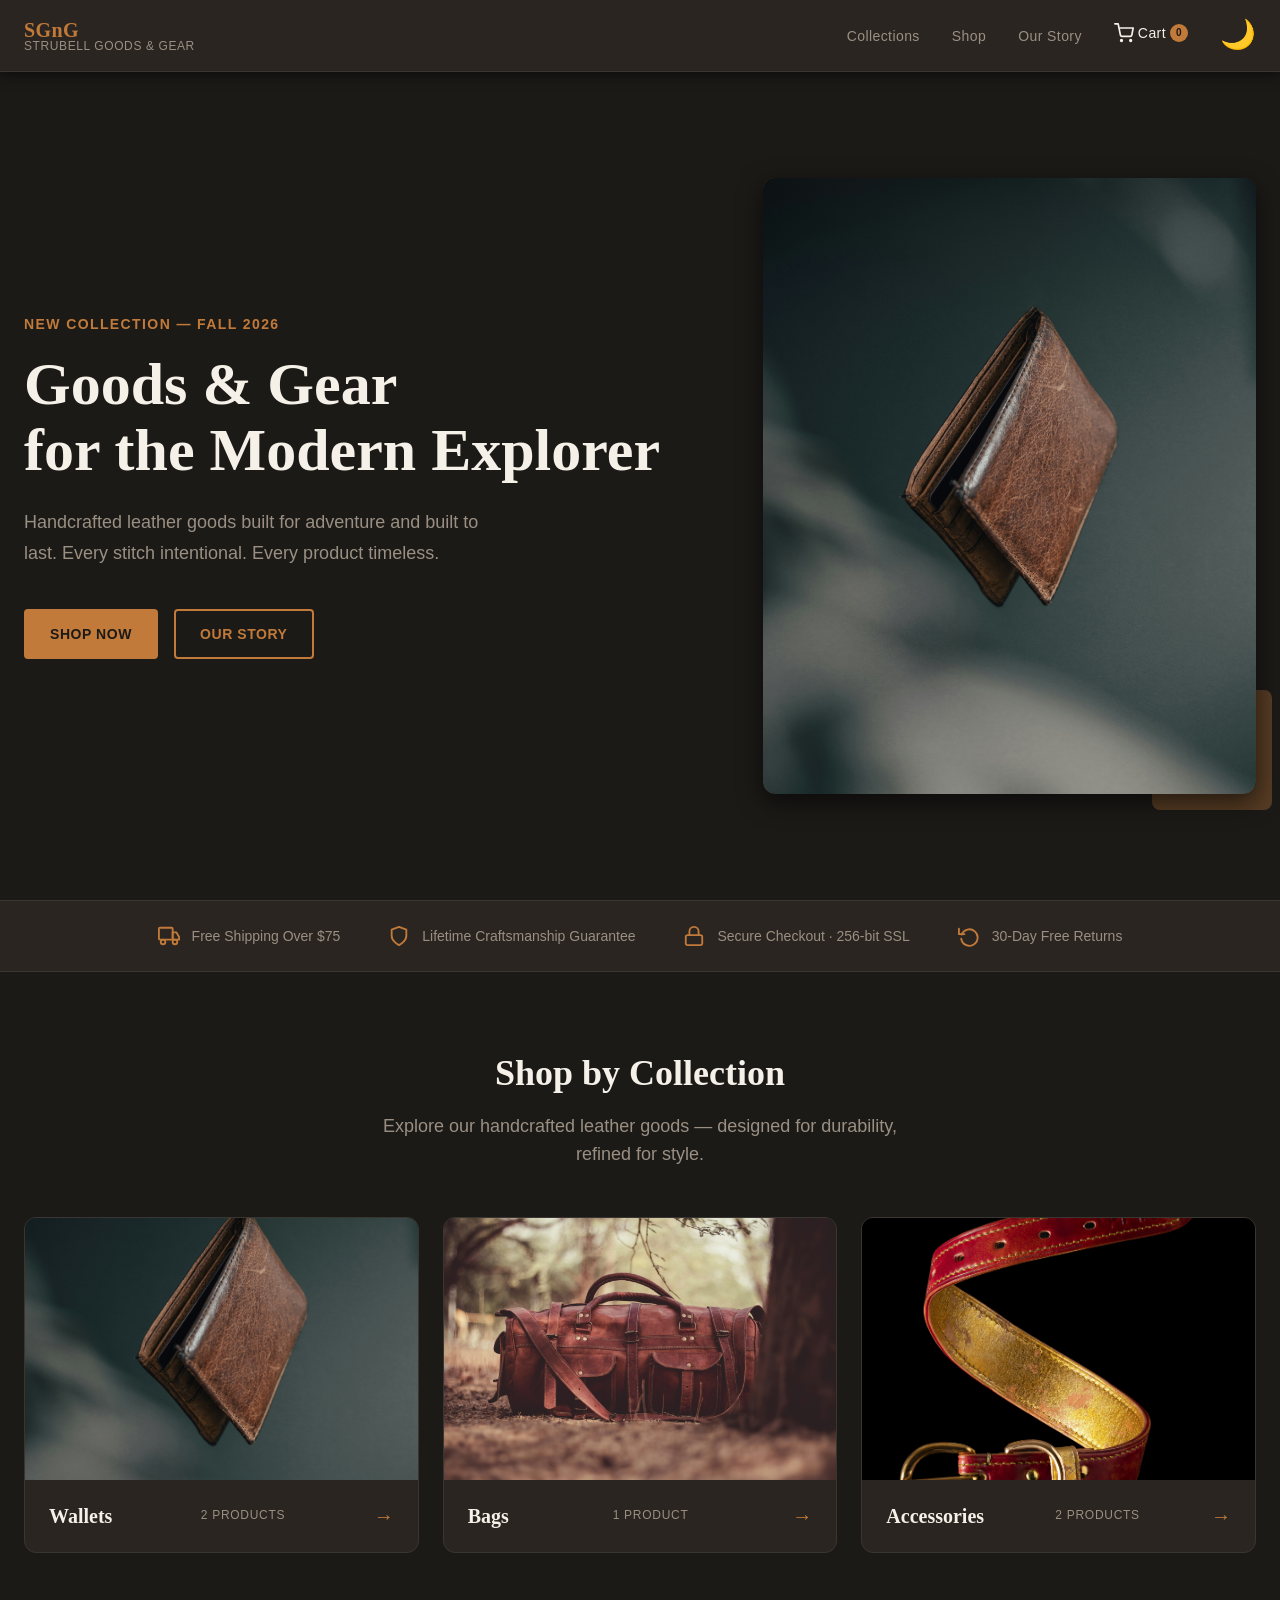
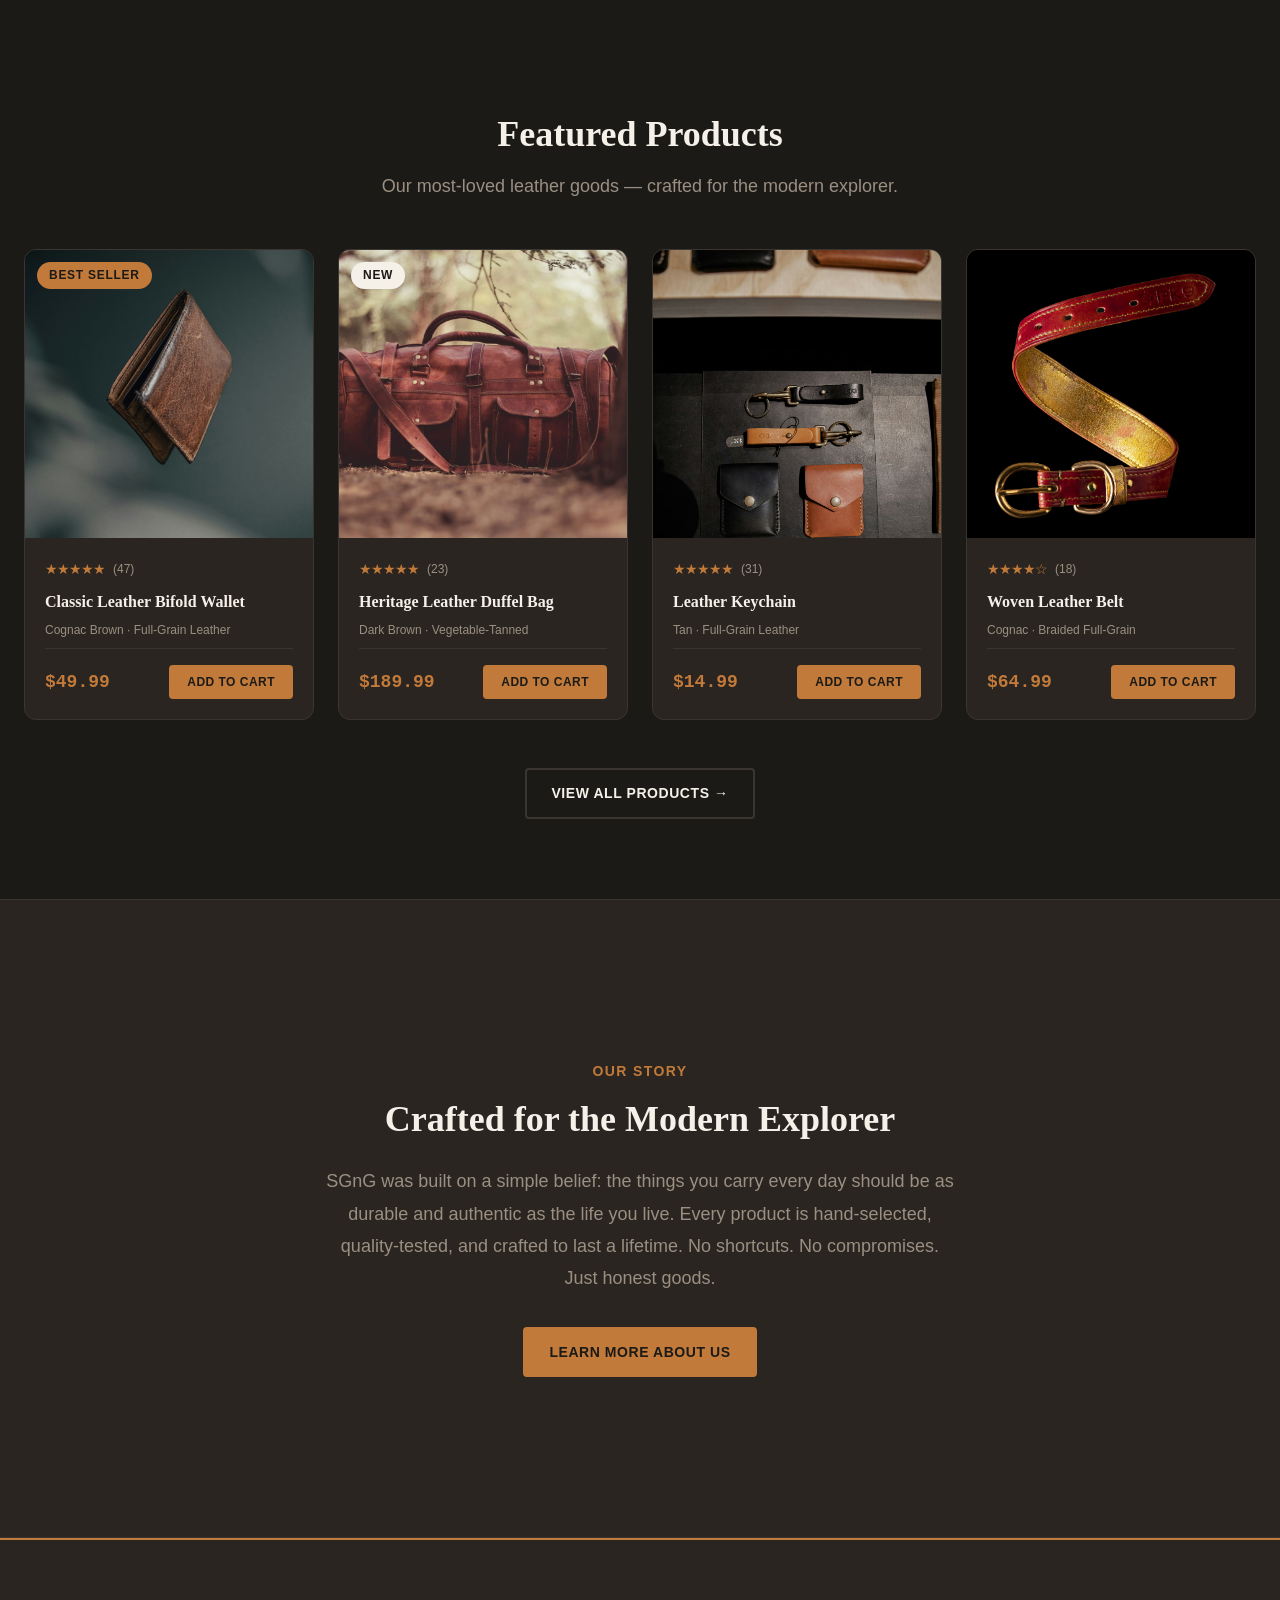
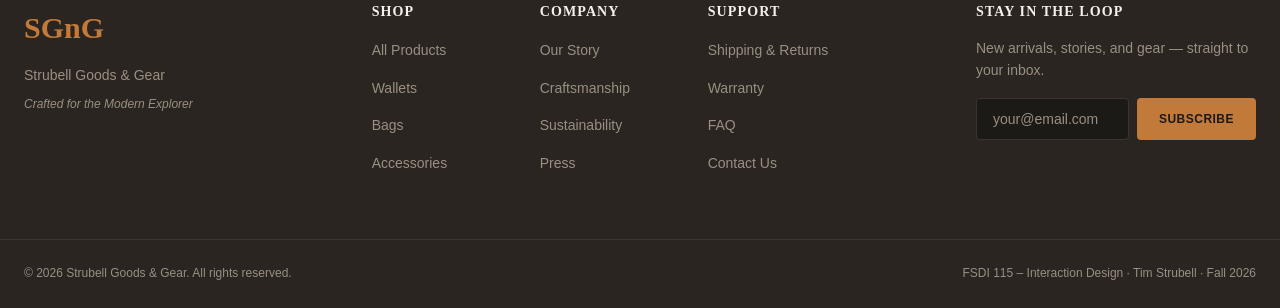
<file: fsdi115_ch68_cl3_asgmt3_strubell/pages/home.html>
<!DOCTYPE html>
<html lang="en">
<head>
  <meta charset="UTF-8" />
  <meta name="viewport" content="width=device-width, initial-scale=1.0" />
  <meta name="description" content="Strubell Goods & Gear — Handcrafted leather goods built for adventure and built to last." />
  <title>SGnG - Strubell Goods &amp; Gear</title>

  <!--
    PATH NOTE:
    This file lives at: pages/home.html
    CSS lives at:       static/css/styles.css
    Images live at:     static/images/
    JS lives at:        static/js/
    "../" goes up one level from pages/ to the project root.
  -->
  <link rel="stylesheet" href="../static/css/styles.css" />
</head>
<body>

  <!-- ============================================================
       HEADER — Site-wide sticky navigation
       Flexbox: space-between for logo vs nav links
  ============================================================ -->
  <header class="site-header" role="banner">
    <nav class="nav-container" role="navigation" aria-label="Main navigation">

      <!-- Logo / Brand — text wordmark -->
      <a href="home.html" class="nav-logo" aria-label="SGnG - Go to homepage">
        <span class="logo-mark">SGnG</span>
        <span class="logo-sub">Strubell Goods &amp; Gear</span>
      </a>

      <!-- Hamburger toggle — only visible on mobile (CSS controls display) -->
      <button
        class="nav-toggle"
        id="navToggle"
        aria-label="Open navigation menu"
        aria-expanded="false"
        aria-controls="navMenu"
      >
        <span class="hamburger-bar"></span>
        <span class="hamburger-bar"></span>
        <span class="hamburger-bar"></span>
      </button>

      <!-- Nav links — Flexbox row on desktop, slide-in drawer on mobile -->
      <ul class="nav-menu" id="navMenu" role="list">
        <li role="listitem"><a href="#categories"     class="nav-link">Collections</a></li>
        <li role="listitem"><a href="catalog.html"    class="nav-link">Shop</a></li>
        <li role="listitem"><a href="about.html"      class="nav-link">Our Story</a></li>
        <li role="listitem">
          <a href="cart.html" class="nav-link nav-cart" aria-label="Shopping cart">
            <!-- Cart SVG icon -->
            <svg width="20" height="20" viewBox="0 0 24 24" fill="none"
                 stroke="currentColor" stroke-width="2" stroke-linecap="round"
                 stroke-linejoin="round" aria-hidden="true" focusable="false">
              <circle cx="9"  cy="21" r="1"></circle>
              <circle cx="20" cy="21" r="1"></circle>
              <path d="M1 1h4l2.68 13.39a2 2 0 0 0 2 1.61h9.72a2 2 0 0 0 2-1.61L23 6H6"></path>
            </svg>
            Cart
            <span class="cart-badge" id="cartCount" aria-live="polite">0</span>
          </a>
        </li>
        <!-- Theme toggle button — controlled by static/js/theme.js -->
        <li role="listitem">
          <button class="theme-btn" id="themeToggle" aria-label="Toggle dark/light mode">🌙</button>
        </li>
      </ul>

    </nav>
  </header>

  <!-- ============================================================
       MAIN — Primary page content
  ============================================================ -->
  <main id="main-content">

    <!-- ----------------------------------------------------------
         HERO SECTION
         Flexbox: text left (55%) | product image right (45%)
         On mobile: stacks to single column
    ---------------------------------------------------------- -->
    <section class="hero" aria-label="Hero — Strubell Goods &amp; Gear">

      <!-- Left column: text content -->
      <div class="hero-content">
        <p class="hero-eyebrow">New Collection — Fall 2026</p>
        <h1 class="hero-heading">
          Goods &amp; Gear<br />
          for the Modern Explorer
        </h1>
        <p class="hero-subheading">
          Handcrafted leather goods built for adventure and built to last.
          Every stitch intentional. Every product timeless.
        </p>
        <div class="hero-actions">
          <a href="catalog.html" class="btn btn--primary">Shop Now</a>
          <a href="about.html"   class="btn btn--ghost">Our Story</a>
        </div>
      </div>

      <!-- Right column: product image -->
      <div class="hero-visual" aria-hidden="true">
        <div class="hero-img-wrap">
          <!--
            Using existing wallet.jpg as hero image.
            Replace with a different image by updating the src below.
          -->
          <img
            src="../static/images/wallet.jpg"
            alt="Classic Leather Bifold Wallet in Cognac Brown on a dark surface"
            class="hero-img"
            loading="eager"
          />
        </div>
        <!-- Decorative amber accent square -->
        <div class="hero-accent"></div>
      </div>

    </section>

    <!-- ----------------------------------------------------------
         TRUST STRIP
         Flexbox: four trust badges in a row
         Wraps to 2x2 on mobile
    ---------------------------------------------------------- -->
    <section class="trust-strip" aria-label="Why shop with SGnG">
      <ul class="trust-list" role="list">

        <li class="trust-item">
          <svg class="trust-icon" viewBox="0 0 24 24" fill="none"
               stroke="currentColor" stroke-width="2" stroke-linecap="round"
               stroke-linejoin="round" aria-hidden="true">
            <rect x="1" y="3" width="15" height="13" rx="1"></rect>
            <path d="M16 8h4l3 5v3h-7V8z"></path>
            <circle cx="5.5"  cy="18.5" r="2.5"></circle>
            <circle cx="18.5" cy="18.5" r="2.5"></circle>
          </svg>
          <span>Free Shipping Over $75</span>
        </li>

        <li class="trust-item">
          <svg class="trust-icon" viewBox="0 0 24 24" fill="none"
               stroke="currentColor" stroke-width="2" stroke-linecap="round"
               stroke-linejoin="round" aria-hidden="true">
            <path d="M12 22s8-4 8-10V5l-8-3-8 3v7c0 6 8 10 8 10z"></path>
          </svg>
          <span>Lifetime Craftsmanship Guarantee</span>
        </li>

        <li class="trust-item">
          <svg class="trust-icon" viewBox="0 0 24 24" fill="none"
               stroke="currentColor" stroke-width="2" stroke-linecap="round"
               stroke-linejoin="round" aria-hidden="true">
            <rect x="3" y="11" width="18" height="11" rx="2" ry="2"></rect>
            <path d="M7 11V7a5 5 0 0 1 10 0v4"></path>
          </svg>
          <span>Secure Checkout · 256-bit SSL</span>
        </li>

        <li class="trust-item">
          <svg class="trust-icon" viewBox="0 0 24 24" fill="none"
               stroke="currentColor" stroke-width="2" stroke-linecap="round"
               stroke-linejoin="round" aria-hidden="true">
            <polyline points="1 4 1 10 7 10"></polyline>
            <path d="M3.51 15a9 9 0 1 0 .49-4.5"></path>
          </svg>
          <span>30-Day Free Returns</span>
        </li>

      </ul>
    </section>

    <!-- ----------------------------------------------------------
         SHOP BY COLLECTION — Category Cards
         Flexbox: three equal cards in a row
         On tablet: 3 smaller cards; on mobile: stacks vertically
    ---------------------------------------------------------- -->
    <section class="categories" id="categories" aria-labelledby="cat-heading">
      <div class="section-header">
        <h2 id="cat-heading" class="section-title">Shop by Collection</h2>
        <p class="section-sub">
          Explore our handcrafted leather goods — designed for durability,
          refined for style.
        </p>
      </div>

      <ul class="category-grid" role="list">

        <!-- Category: Wallets -->
        <li class="category-card" role="listitem">
          <a href="catalog.html" class="category-link" aria-label="Browse Wallets">
            <div class="category-img-wrap">
              <img
                src="../static/images/wallet.jpg"
                alt="Collection of handcrafted leather wallets"
                class="category-img"
                loading="lazy"
              />
            </div>
            <div class="category-info">
              <h3 class="category-name">Wallets</h3>
              <span class="category-count">2 products</span>
              <span class="category-arrow" aria-hidden="true">→</span>
            </div>
          </a>
        </li>

        <!-- Category: Bags -->
        <li class="category-card" role="listitem">
          <a href="catalog.html" class="category-link" aria-label="Browse Bags">
            <div class="category-img-wrap">
              <img
                src="../static/images/bag.jpg"
                alt="Collection of handcrafted leather bags"
                class="category-img"
                loading="lazy"
              />
            </div>
            <div class="category-info">
              <h3 class="category-name">Bags</h3>
              <span class="category-count">1 product</span>
              <span class="category-arrow" aria-hidden="true">→</span>
            </div>
          </a>
        </li>

        <!-- Category: Accessories -->
        <li class="category-card" role="listitem">
          <a href="catalog.html" class="category-link" aria-label="Browse Accessories">
            <div class="category-img-wrap">
              <img
                src="../static/images/belt.jpg"
                alt="Collection of leather accessories including belts and keychains"
                class="category-img"
                loading="lazy"
              />
            </div>
            <div class="category-info">
              <h3 class="category-name">Accessories</h3>
              <span class="category-count">2 products</span>
              <span class="category-arrow" aria-hidden="true">→</span>
            </div>
          </a>
        </li>

      </ul>
    </section>

    <!-- ----------------------------------------------------------
         FEATURED PRODUCTS
         Flexbox: 4-column flex-wrap grid
         On tablet: 2 columns; on mobile: horizontal card layout
    ---------------------------------------------------------- -->
    <section class="featured-products" id="catalog" aria-labelledby="feat-heading">
      <div class="section-header">
        <h2 id="feat-heading" class="section-title">Featured Products</h2>
        <p class="section-sub">
          Our most-loved leather goods — crafted for the modern explorer.
        </p>
      </div>

      <ul class="product-grid" role="list">

        <!-- Product 1: Wallet -->
        <li class="product-card" role="listitem">
          <a href="../catalog/wallet.html" class="product-img-link"
             aria-label="View Classic Leather Bifold Wallet details">
            <div class="product-img-wrap">
              <img
                src="../static/images/wallet.jpg"
                alt="Classic Leather Bifold Wallet in Cognac Brown, open showing card slots"
                class="product-img"
                loading="lazy"
              />
              <span class="product-badge product-badge--bestseller">Best Seller</span>
            </div>
          </a>
          <div class="product-info">
            <div class="product-rating" aria-label="Rated 4.9 out of 5, 47 reviews">
              <span class="stars" aria-hidden="true">★★★★★</span>
              <span class="rating-count">(47)</span>
            </div>
            <h3 class="product-name">
              <a href="../catalog/wallet.html">Classic Leather Bifold Wallet</a>
            </h3>
            <p class="product-variant">Cognac Brown · Full-Grain Leather</p>
            <div class="product-footer">
              <span class="product-price">$49.99</span>
              <button
                class="btn btn--add-cart"
                onclick="addToCart('Classic Leather Bifold Wallet', 49.99)"
                aria-label="Add Classic Leather Bifold Wallet to cart"
              >Add to Cart</button>
            </div>
          </div>
        </li>

        <!-- Product 2: Bag -->
        <li class="product-card" role="listitem">
          <a href="../catalog/bag.html" class="product-img-link"
             aria-label="View Heritage Leather Duffel Bag details">
            <div class="product-img-wrap">
              <img
                src="../static/images/bag.jpg"
                alt="Heritage Leather Duffel Bag in Dark Brown"
                class="product-img"
                loading="lazy"
              />
              <span class="product-badge product-badge--new">New</span>
            </div>
          </a>
          <div class="product-info">
            <div class="product-rating" aria-label="Rated 4.8 out of 5, 23 reviews">
              <span class="stars" aria-hidden="true">★★★★★</span>
              <span class="rating-count">(23)</span>
            </div>
            <h3 class="product-name">
              <a href="../catalog/bag.html">Heritage Leather Duffel Bag</a>
            </h3>
            <p class="product-variant">Dark Brown · Vegetable-Tanned</p>
            <div class="product-footer">
              <span class="product-price">$189.99</span>
              <button
                class="btn btn--add-cart"
                onclick="addToCart('Heritage Leather Duffel Bag', 189.99)"
                aria-label="Add Heritage Leather Duffel Bag to cart"
              >Add to Cart</button>
            </div>
          </div>
        </li>

        <!-- Product 3: Keychain -->
        <li class="product-card" role="listitem">
          <a href="../catalog/keychain.html" class="product-img-link"
             aria-label="View Leather Keychain details">
            <div class="product-img-wrap">
              <img
                src="../static/images/keychain.jpg"
                alt="Handcrafted leather keychain in tan"
                class="product-img"
                loading="lazy"
              />
            </div>
          </a>
          <div class="product-info">
            <div class="product-rating" aria-label="Rated 4.7 out of 5, 31 reviews">
              <span class="stars" aria-hidden="true">★★★★★</span>
              <span class="rating-count">(31)</span>
            </div>
            <h3 class="product-name">
              <a href="../catalog/keychain.html">Leather Keychain</a>
            </h3>
            <p class="product-variant">Tan · Full-Grain Leather</p>
            <div class="product-footer">
              <span class="product-price">$14.99</span>
              <button
                class="btn btn--add-cart"
                onclick="addToCart('Leather Keychain', 14.99)"
                aria-label="Add Leather Keychain to cart"
              >Add to Cart</button>
            </div>
          </div>
        </li>

        <!-- Product 4: Belt -->
        <li class="product-card" role="listitem">
          <a href="../catalog/belt.html" class="product-img-link"
             aria-label="View Leather Belt details">
            <div class="product-img-wrap">
              <img
                src="../static/images/belt.jpg"
                alt="Cognac leather belt on a dark background"
                class="product-img"
                loading="lazy"
              />
            </div>
          </a>
          <div class="product-info">
            <div class="product-rating" aria-label="Rated 4.6 out of 5, 18 reviews">
              <span class="stars" aria-hidden="true">★★★★☆</span>
              <span class="rating-count">(18)</span>
            </div>
            <h3 class="product-name">
              <a href="../catalog/belt.html">Woven Leather Belt</a>
            </h3>
            <p class="product-variant">Cognac · Braided Full-Grain</p>
            <div class="product-footer">
              <span class="product-price">$64.99</span>
              <button
                class="btn btn--add-cart"
                onclick="addToCart('Woven Leather Belt', 64.99)"
                aria-label="Add Woven Leather Belt to cart"
              >Add to Cart</button>
            </div>
          </div>
        </li>

      </ul>

      <div class="view-all-wrap">
        <a href="catalog.html" class="btn btn--outline">View All Products →</a>
      </div>
    </section>

    <!-- ----------------------------------------------------------
         ABOUT STRIP — Brand story highlight
         Centered single-column text
    ---------------------------------------------------------- -->
    <section class="about-strip" id="about" aria-labelledby="about-heading">
      <div class="about-content">
        <p class="about-eyebrow">Our Story</p>
        <h2 id="about-heading" class="about-heading">
          Crafted for the Modern Explorer
        </h2>
        <p class="about-text">
          SGnG was built on a simple belief: the things you carry every day
          should be as durable and authentic as the life you live. Every product
          is hand-selected, quality-tested, and crafted to last a lifetime.
          No shortcuts. No compromises. Just honest goods.
        </p>
        <a href="about.html" class="btn btn--primary">Learn More About Us</a>
      </div>
    </section>

  </main><!-- /main -->

  <!-- ============================================================
       FOOTER
       Flexbox: brand | nav columns | newsletter — horizontal
       Collapses to single column on mobile
  ============================================================ -->
  <footer class="site-footer" role="contentinfo">
    <div class="footer-container">

      <!-- Brand block -->
      <div class="footer-brand">
        <p class="footer-logo-text">SGnG</p>
        <p class="footer-tagline">
          Strubell Goods &amp; Gear
          <em>Crafted for the Modern Explorer</em>
        </p>
      </div>

      <!-- Nav link columns -->
      <nav class="footer-nav" aria-label="Footer navigation">

        <div class="footer-col">
          <h4 class="footer-col-heading">Shop</h4>
          <ul role="list">
            <li><a href="catalog.html">All Products</a></li>
            <li><a href="catalog.html">Wallets</a></li>
            <li><a href="catalog.html">Bags</a></li>
            <li><a href="catalog.html">Accessories</a></li>
          </ul>
        </div>

        <div class="footer-col">
          <h4 class="footer-col-heading">Company</h4>
          <ul role="list">
            <li><a href="about.html">Our Story</a></li>
            <li><a href="about.html">Craftsmanship</a></li>
            <li><a href="about.html">Sustainability</a></li>
            <li><a href="about.html">Press</a></li>
          </ul>
        </div>

        <div class="footer-col">
          <h4 class="footer-col-heading">Support</h4>
          <ul role="list">
            <li><a href="cart.html">Shipping &amp; Returns</a></li>
            <li><a href="#">Warranty</a></li>
            <li><a href="#">FAQ</a></li>
            <li><a href="#">Contact Us</a></li>
          </ul>
        </div>

      </nav>

      <!-- Newsletter signup form -->
      <div class="footer-newsletter">
        <h4 class="footer-col-heading">Stay in the Loop</h4>
        <p>New arrivals, stories, and gear — straight to your inbox.</p>
        <form
          class="newsletter-form"
          action="#"
          method="post"
          aria-label="Email newsletter signup"
          onsubmit="return false;"
        >
          <label for="newsletterEmail" class="sr-only">Email address</label>
          <input
            type="email"
            id="newsletterEmail"
            name="email"
            placeholder="your@email.com"
            class="newsletter-input"
            required
            autocomplete="email"
          />
          <button type="submit" class="btn btn--primary newsletter-btn">
            Subscribe
          </button>
        </form>
      </div>

    </div><!-- /footer-container -->

    <!-- Footer bottom bar -->
    <div class="footer-bottom">
      <p>&copy; 2026 Strubell Goods &amp; Gear. All rights reserved.</p>
      <p>FSDI 115 &ndash; Interaction Design &middot; Tim Strubell &middot; Fall 2026</p>
    </div>

  </footer>

  <!-- ============================================================
       JAVASCRIPT
       Load cart.js and theme.js from static/js/
       "../" goes up from pages/ to the project root
  ============================================================ -->
  <script src="../static/js/cart.js"></script>
  <script src="../static/js/theme.js"></script>

  <!-- Mobile nav toggle — inline, no framework needed -->
  <script>
    (function () {
      'use strict';

      var toggle = document.getElementById('navToggle');
      var menu   = document.getElementById('navMenu');

      if (!toggle || !menu) return;

      // Open / close hamburger menu
      toggle.addEventListener('click', function () {
        var isOpen = menu.classList.toggle('nav-menu--open');
        toggle.setAttribute('aria-expanded', String(isOpen));
        toggle.classList.toggle('nav-toggle--open', isOpen);
        // Prevent body scroll when menu is open
        document.body.style.overflow = isOpen ? 'hidden' : '';
      });

      // Close when any nav link is clicked
      menu.querySelectorAll('.nav-link').forEach(function (link) {
        link.addEventListener('click', function () {
          menu.classList.remove('nav-menu--open');
          toggle.setAttribute('aria-expanded', 'false');
          toggle.classList.remove('nav-toggle--open');
          document.body.style.overflow = '';
        });
      });

      // Close when clicking outside the nav
      document.addEventListener('click', function (e) {
        if (!menu.contains(e.target) && !toggle.contains(e.target)) {
          menu.classList.remove('nav-menu--open');
          toggle.setAttribute('aria-expanded', 'false');
          toggle.classList.remove('nav-toggle--open');
          document.body.style.overflow = '';
        }
      });

      // Close on Escape key
      document.addEventListener('keydown', function (e) {
        if (e.key === 'Escape') {
          menu.classList.remove('nav-menu--open');
          toggle.setAttribute('aria-expanded', 'false');
          toggle.classList.remove('nav-toggle--open');
          document.body.style.overflow = '';
        }
      });

    })();

    // Connects "Add to Cart" buttons on this page to cart.js
    // cart.js must expose a global addToCart(name, price) function
    function addToCart(name, price) {
      if (typeof window.addToCartItem === 'function') {
        window.addToCartItem(name, price);
      } else {
        // Fallback: basic localStorage implementation
        var cart = JSON.parse(localStorage.getItem('sgng-cart') || '[]');
        var existing = cart.find(function(i){ return i.name === name; });
        if (existing) {
          existing.qty += 1;
        } else {
          cart.push({ name: name, price: price, qty: 1 });
        }
        localStorage.setItem('sgng-cart', JSON.stringify(cart));
        var total = cart.reduce(function(sum, i){ return sum + i.qty; }, 0);
        var badge = document.getElementById('cartCount');
        if (badge) badge.textContent = total;
        alert(name + ' added to cart!');
      }
    }
  </script>

</body>
</html>
</file>
<file: fsdi115_ch68_cl3_asgmt3_strubell/static/css/styles.css>
/* ================================================================
   SGnG — Strubell Goods & Gear
   Assignment 3: Responsive Website | FSDI 115 Interaction Design
   Student: Tim Strubell | Fall 2026
   File: static/css/styles.css

   ──────────────────────────────────────────────────────────────

   TABLE OF CONTENTS
   -----------------
   1.  CSS Custom Properties (Design Tokens)
   2.  CSS Reset & Base Styles
   3.  Utility Classes
   4.  Typography
   5.  Buttons
   6.  Header & Navigation
   7.  Hero Section
   8.  Trust Strip
   9.  Section Shared Styles
   10. Shop by Collection (Categories)
   11. Featured Products Grid
   12. About Strip
   13. Footer
   14. Catalog Page — Product Grid & Cards   [from original CSS]
   15. Product Detail Pages                  [from original CSS]
   16. Theme Toggle Button                   [from original CSS]
   17. Media Queries — Tablet  (max-width: 1024px)
   18. Media Queries — Mobile  (max-width: 768px)
   19. Media Queries — Small   (max-width: 480px)
================================================================ */


/* ================================================================
   1. CSS CUSTOM PROPERTIES (Design Tokens)
   All brand colors, fonts, spacing, and shadows in one place.
   Change a value here → it updates everywhere on the page.
================================================================ */
:root {
  /* --- Brand Colors --- */
  --color-bg:           #1C1A17;   /* Deep Charcoal — page background         */
  --color-surface:      #2A2520;   /* Dark Brown — cards, nav, footer         */
  --color-surface-alt:  #332D28;   /* Slightly lighter — hover states         */
  --color-text:         #F5F0E8;   /* Warm Cream — primary text               */
  --color-text-muted:   #9A8F82;   /* Warm Gray — secondary / caption text    */
  --color-accent:       #C17A3A;   /* Cognac Amber — brand accent / CTA       */
  --color-accent-dark:  #A0622C;   /* Darker Amber — button hover             */
  --color-accent-light: #D4955A;   /* Lighter Amber — decorative highlights   */
  --color-border:       #3A3530;   /* Subtle border on dark backgrounds       */
  --color-overlay:      rgba(28, 26, 23, 0.65); /* Hero image overlay         */

  /* --- Typography --- */
  --font-display: Georgia, 'Times New Roman', serif;    /* Headings — serif   */
  --font-body:    'Helvetica Neue', Arial, sans-serif;  /* Body — sans-serif  */
  --font-mono:    'Courier New', Courier, monospace;    /* Prices / code      */

  /* --- Font Sizes --- */
  --text-xs:   0.75rem;    /*  12px */
  --text-sm:   0.875rem;   /*  14px */
  --text-base: 1rem;       /*  16px */
  --text-lg:   1.125rem;   /*  18px */
  --text-xl:   1.25rem;    /*  20px */
  --text-2xl:  1.5rem;     /*  24px */
  --text-3xl:  1.875rem;   /*  30px */
  --text-4xl:  2.25rem;    /*  36px */
  --text-5xl:  3rem;       /*  48px */
  --text-6xl:  3.75rem;    /*  60px */

  /* --- Spacing Scale (8px base grid) --- */
  --space-1:  0.25rem;    /*   4px */
  --space-2:  0.5rem;     /*   8px */
  --space-3:  0.75rem;    /*  12px */
  --space-4:  1rem;       /*  16px */
  --space-5:  1.25rem;    /*  20px */
  --space-6:  1.5rem;     /*  24px */
  --space-7:  1.75rem;    /*  28px */
  --space-8:  2rem;       /*  32px */
  --space-9:  2.25rem;    /*  36px */
  --space-10: 2.5rem;     /*  40px */
  --space-11: 2.75rem;    /*  44px */
  --space-12: 3rem;       /*  48px */
  --space-14: 3.5rem;     /*  56px */
  --space-16: 4rem;       /*  64px */
  --space-20: 5rem;       /*  80px */
  --space-24: 6rem;       /*  96px */

  /* --- Border Radius --- */
  --radius-sm:   4px;
  --radius-md:   8px;
  --radius-lg:   12px;
  --radius-xl:   20px;
  --radius-full: 9999px;

  /* --- Shadows --- */
  --shadow-sm:    0 1px 3px rgba(0,0,0,0.4);
  --shadow-md:    0 4px 12px rgba(0,0,0,0.5);
  --shadow-lg:    0 8px 24px rgba(0,0,0,0.6);
  --shadow-amber: 0 0 20px rgba(193, 122, 58, 0.25);

  /* --- Transitions --- */
  --transition-fast: 0.15s ease;
  --transition-base: 0.25s ease;
  --transition-slow: 0.4s ease;

  /* --- Layout --- */
  --max-width:    1280px;
  --nav-height:   72px;
  --section-pad:  var(--space-20);
}


/* ================================================================
   2. CSS RESET & BASE STYLES
   Overrides browser defaults for consistent cross-browser rendering.
================================================================ */
*,
*::before,
*::after {
  box-sizing: border-box;
  margin:     0;
  padding:    0;
}

html {
  scroll-behavior: smooth;
  font-size:       16px;
  -webkit-text-size-adjust: 100%;
}

body {
  background-color: var(--color-bg);
  color:            var(--color-text);
  font-family:      var(--font-body);
  font-size:        var(--text-base);
  line-height:      1.6;
  min-height:       100vh;
  overflow-x:       hidden;
}

img {
  display:    block;
  max-width:  100%;
  height:     auto;
  object-fit: cover;
}

a {
  color:           inherit;
  text-decoration: none;
}

ul {
  list-style: none;
}

button {
  cursor:      pointer;
  font-family: inherit;
  border:      none;
  background:  none;
}

:focus-visible {
  outline:        2px solid var(--color-accent);
  outline-offset: 3px;
  border-radius:  var(--radius-sm);
}


/* ================================================================
   3. UTILITY CLASSES
================================================================ */
.sr-only {
  position:   absolute;
  width:      1px;
  height:     1px;
  padding:    0;
  margin:    -1px;
  overflow:   hidden;
  clip:       rect(0,0,0,0);
  white-space: nowrap;
  border:     0;
}

.container {
  width:     100%;
  max-width: var(--max-width);
  margin:    0 auto;
  padding:   0 var(--space-6);
}


/* ================================================================
   4. TYPOGRAPHY
================================================================ */
h1, h2, h3, h4, h5, h6 {
  font-family: var(--font-display);
  line-height: 1.2;
  font-weight: 700;
  color:       var(--color-text);
}

p {
  color: var(--color-text-muted);
}

strong {
  color:       var(--color-text);
  font-weight: 600;
}


/* ================================================================
   5. BUTTONS
   Four variants: primary, ghost, outline, add-to-cart.
   Used on home page, catalog page, and detail pages.
================================================================ */
.btn {
  display:         inline-flex;
  align-items:     center;
  justify-content: center;
  gap:             var(--space-2);
  padding:         var(--space-3) var(--space-6);
  font-family:     var(--font-body);
  font-size:       var(--text-sm);
  font-weight:     600;
  letter-spacing:  0.04em;
  text-transform:  uppercase;
  border-radius:   var(--radius-sm);
  border:          2px solid transparent;
  cursor:          pointer;
  transition:      background-color var(--transition-fast),
                   color            var(--transition-fast),
                   border-color     var(--transition-fast),
                   box-shadow       var(--transition-fast),
                   transform        var(--transition-fast);
  white-space:     nowrap;
  text-decoration: none;
}
.btn:active {
  transform: translateY(1px);
}

/* Primary — amber fill */
.btn--primary {
  background-color: var(--color-accent);
  color:            var(--color-bg);
  border-color:     var(--color-accent);
}
.btn--primary:hover,
.btn--primary:focus-visible {
  background-color: var(--color-accent-dark);
  border-color:     var(--color-accent-dark);
  box-shadow:       var(--shadow-amber);
}

/* Ghost — amber outline */
.btn--ghost {
  background-color: transparent;
  color:            var(--color-accent);
  border-color:     var(--color-accent);
}
.btn--ghost:hover,
.btn--ghost:focus-visible {
  background-color: var(--color-accent);
  color:            var(--color-bg);
  box-shadow:       var(--shadow-amber);
}

/* Outline — cream border */
.btn--outline {
  background-color: transparent;
  color:            var(--color-text);
  border-color:     var(--color-border);
}
.btn--outline:hover,
.btn--outline:focus-visible {
  border-color: var(--color-accent);
  color:        var(--color-accent);
}

/* Add to Cart — compact amber */
.btn--add-cart {
  padding:          var(--space-2) var(--space-4);
  font-size:        var(--text-xs);
  background-color: var(--color-accent);
  color:            var(--color-bg);
  border:           2px solid var(--color-accent);
  border-radius:    var(--radius-sm);
}
.btn--add-cart:hover,
.btn--add-cart:focus-visible {
  background-color: var(--color-accent-dark);
  border-color:     var(--color-accent-dark);
  box-shadow:       var(--shadow-amber);
}


/* ================================================================
   6. HEADER & NAVIGATION
   Flexbox: logo left | nav-links right.
   Sticky so it stays visible while scrolling.
================================================================ */
.site-header {
  position:         sticky;
  top:              0;
  z-index:          100;
  background-color: var(--color-surface);
  border-bottom:    1px solid var(--color-border);
  box-shadow:       var(--shadow-md);
  height:           var(--nav-height);
}

/* Flexbox: space-between — logo left, links right */
.nav-container {
  display:         flex;
  align-items:     center;
  justify-content: space-between;
  width:           100%;
  max-width:       var(--max-width);
  margin:          0 auto;
  padding:         0 var(--space-6);
  height:          100%;
}

/* Logo — text-based wordmark */
.nav-logo {
  display:        flex;
  flex-direction: column;
  line-height:    1;
  text-decoration: none;
}
.logo-mark {
  font-family:    var(--font-display);
  font-size:      var(--text-xl);
  font-weight:    700;
  color:          var(--color-accent);
  letter-spacing: 0.02em;
}
.logo-sub {
  font-size:      var(--text-xs);
  color:          var(--color-text-muted);
  letter-spacing: 0.05em;
  text-transform: uppercase;
}

/* Logo image — from original CSS, kept for pages that use sgng_logo.png */
.logo {
  height:     70px;
  transition: transform var(--transition-base);
}
.logo:hover {
  transform: scale(1.15);
}

/* Nav menu — Flexbox row */
.nav-menu {
  display:     flex;
  align-items: center;
  gap:         var(--space-8);
  list-style:  none;
}

.nav-link {
  position:        relative;
  font-size:       var(--text-sm);
  font-weight:     500;
  color:           var(--color-text-muted);
  text-decoration: none;
  letter-spacing:  0.03em;
  transition:      color var(--transition-fast);
  padding-bottom:  var(--space-1);
}
.nav-link::after {
  content:          '';
  position:         absolute;
  bottom:           -2px;
  left:             0;
  width:            0;
  height:           2px;
  background-color: var(--color-accent);
  transition:       width var(--transition-base);
}
.nav-link:hover,
.nav-link:focus-visible {
  color: var(--color-text);
}
.nav-link:hover::after,
.nav-link:focus-visible::after {
  width: 100%;
}

/* Cart link */
.nav-cart {
  display:     flex;
  align-items: center;
  gap:         var(--space-1);
  color:       var(--color-text);
}
.nav-cart:hover {
  color: var(--color-accent);
}

/* Cart badge */
.cart-badge {
  display:          inline-flex;
  align-items:      center;
  justify-content:  center;
  width:            18px;
  height:           18px;
  background-color: var(--color-accent);
  color:            var(--color-bg);
  font-size:        10px;
  font-weight:      700;
  border-radius:    var(--radius-full);
}

/* Hamburger toggle — hidden on desktop, shown on mobile */
.nav-toggle {
  display:        none;
  flex-direction: column;
  justify-content: space-between;
  width:          24px;
  height:         18px;
  background:     none;
  border:         none;
  cursor:         pointer;
  padding:        0;
  z-index:        200;
}
.hamburger-bar {
  display:          block;
  width:            100%;
  height:           2px;
  background-color: var(--color-text);
  border-radius:    2px;
  transition:       transform var(--transition-base),
                    opacity   var(--transition-base);
}
/* Hamburger → X animation when open */
.nav-toggle--open .hamburger-bar:nth-child(1) {
  transform: translateY(8px) rotate(45deg);
}
.nav-toggle--open .hamburger-bar:nth-child(2) {
  opacity: 0;
}
.nav-toggle--open .hamburger-bar:nth-child(3) {
  transform: translateY(-8px) rotate(-45deg);
}


/* ================================================================
   7. HERO SECTION
   Flexbox: text left (55%) | image right (45%).
================================================================ */
.hero {
  display:         flex;
  align-items:     center;
  justify-content: space-between;
  gap:             var(--space-12);
  min-height:      calc(100vh - var(--nav-height));
  max-width:       var(--max-width);
  margin:          0 auto;
  padding:         var(--space-20) var(--space-6);
}

.hero-content {
  flex:      0 0 55%;
  max-width: 55%;
}

.hero-eyebrow {
  font-size:      var(--text-sm);
  font-weight:    600;
  letter-spacing: 0.1em;
  text-transform: uppercase;
  color:          var(--color-accent);
  margin-bottom:  var(--space-4);
}

.hero-heading {
  font-family:   var(--font-display);
  font-size:     var(--text-6xl);
  font-weight:   700;
  line-height:   1.1;
  color:         var(--color-text);
  margin-bottom: var(--space-6);
}

.hero-subheading {
  font-size:     var(--text-lg);
  color:         var(--color-text-muted);
  line-height:   1.7;
  margin-bottom: var(--space-10);
  max-width:     480px;
}

/* Hero CTA buttons — Flexbox row */
.hero-actions {
  display:     flex;
  align-items: center;
  gap:         var(--space-4);
  flex-wrap:   wrap;
}

.hero-visual {
  flex:      0 0 40%;
  max-width: 40%;
  position:  relative;
}

.hero-img-wrap {
  position:      relative;
  border-radius: var(--radius-lg);
  overflow:      hidden;
  box-shadow:    var(--shadow-lg);
  aspect-ratio:  4 / 5;
  background:    linear-gradient(145deg, #3A2A1A 0%, #2A1A0A 50%, #1A0E05 100%);
}

.hero-img {
  width:         100%;
  height:        100%;
  object-fit:    cover;
  border-radius: var(--radius-lg);
  transition:    transform var(--transition-slow);
}
.hero-img-wrap:hover .hero-img {
  transform: scale(1.04);
}

/* Decorative amber accent shape behind hero image */
.hero-accent {
  position:         absolute;
  bottom:           -16px;
  right:            -16px;
  width:            120px;
  height:           120px;
  background-color: var(--color-accent);
  border-radius:    var(--radius-md);
  z-index:          -1;
  opacity:          0.35;
}


/* ================================================================
   8. TRUST STRIP
   Flexbox: four trust badges in a row.
================================================================ */
.trust-strip {
  background-color: var(--color-surface);
  border-top:       1px solid var(--color-border);
  border-bottom:    1px solid var(--color-border);
  padding:          var(--space-6);
}

/* Flexbox: centered row, wraps on small screens */
.trust-list {
  display:         flex;
  align-items:     center;
  justify-content: center;
  gap:             var(--space-12);
  max-width:       var(--max-width);
  margin:          0 auto;
  flex-wrap:       wrap;
}

.trust-item {
  display:     flex;
  align-items: center;
  gap:         var(--space-3);
  font-size:   var(--text-sm);
  font-weight: 500;
  color:       var(--color-text-muted);
  white-space: nowrap;
  transition:  color var(--transition-fast);
}
.trust-item:hover {
  color: var(--color-text);
}

.trust-icon {
  width:       22px;
  height:      22px;
  color:       var(--color-accent);
  flex-shrink: 0;
}


/* ================================================================
   9. SECTION SHARED STYLES
================================================================ */
.categories,
.featured-products,
.about-strip {
  padding:   var(--section-pad) var(--space-6);
  max-width: var(--max-width);
  margin:    0 auto;
}

.section-header {
  text-align:    center;
  margin-bottom: var(--space-12);
}

.section-title {
  font-family:   var(--font-display);
  font-size:     var(--text-4xl);
  color:         var(--color-text);
  margin-bottom: var(--space-4);
}

.section-sub {
  font-size: var(--text-lg);
  color:     var(--color-text-muted);
  max-width: 560px;
  margin:    0 auto;
}


/* ================================================================
   10. SHOP BY COLLECTION — Category Cards
   Flexbox: three equal cards in a row.
================================================================ */
.category-grid {
  display:     flex;
  align-items: stretch;
  gap:         var(--space-6);
  list-style:  none;
}

.category-card {
  flex:          1;
  border-radius: var(--radius-lg);
  overflow:      hidden;
  background:    var(--color-surface);
  border:        1px solid var(--color-border);
  transition:    transform    var(--transition-base),
                 box-shadow   var(--transition-base),
                 border-color var(--transition-base);
}
.category-card:hover {
  transform:    translateY(-4px);
  box-shadow:   var(--shadow-lg);
  border-color: var(--color-accent);
}

.category-link {
  display:        flex;
  flex-direction: column;
  height:         100%;
  text-decoration: none;
}

.category-img-wrap {
  aspect-ratio:     3 / 2;
  overflow:         hidden;
  background-image: linear-gradient(145deg, #3A2A1A, #2A1A0A);
}
.category-img {
  width:      100%;
  height:     100%;
  object-fit: cover;
  transition: transform var(--transition-slow);
}
.category-card:hover .category-img {
  transform: scale(1.06);
}

.category-info {
  display:         flex;
  align-items:     center;
  justify-content: space-between;
  padding:         var(--space-5) var(--space-6);
  flex-grow:       1;
}

.category-name {
  font-family: var(--font-display);
  font-size:   var(--text-xl);
  color:       var(--color-text);
  font-weight: 700;
}

.category-count {
  font-size:      var(--text-xs);
  color:          var(--color-text-muted);
  text-transform: uppercase;
  letter-spacing: 0.06em;
}

.category-arrow {
  font-size:  var(--text-xl);
  color:      var(--color-accent);
  transition: transform var(--transition-fast);
}
.category-card:hover .category-arrow {
  transform: translateX(4px);
}


/* ================================================================
   11. FEATURED PRODUCTS GRID
   Flexbox: 4-column flex-wrap grid.
================================================================ */
.product-grid {
  display:    flex;
  flex-wrap:  wrap;
  gap:        var(--space-6);
  list-style: none;
}

.product-card {
  flex:           1 1 calc(25% - var(--space-6));
  min-width:      220px;
  background:     var(--color-surface);
  border:         1px solid var(--color-border);
  border-radius:  var(--radius-lg);
  overflow:       hidden;
  transition:     transform    var(--transition-base),
                  box-shadow   var(--transition-base),
                  border-color var(--transition-base);
  display:        flex;
  flex-direction: column;
}
.product-card:hover {
  transform:    translateY(-4px);
  box-shadow:   var(--shadow-lg), var(--shadow-amber);
  border-color: var(--color-accent);
}

.product-img-wrap {
  position:      relative;
  aspect-ratio:  1 / 1;
  overflow:      hidden;
  background:    linear-gradient(145deg, #3A2A1A, #2A1A0A);
}
.product-img-link {
  display: block;
}
.product-img {
  width:      100%;
  height:     100%;
  object-fit: cover;
  transition: transform var(--transition-slow);
}
.product-card:hover .product-img {
  transform: scale(1.06);
}

/* Product badge */
.product-badge {
  position:     absolute;
  top:          var(--space-3);
  left:         var(--space-3);
  padding:      var(--space-1) var(--space-3);
  font-size:    var(--text-xs);
  font-weight:  700;
  letter-spacing: 0.06em;
  text-transform: uppercase;
  border-radius: var(--radius-full);
}
.product-badge--bestseller {
  background-color: var(--color-accent);
  color:            var(--color-bg);
}
.product-badge--new {
  background-color: var(--color-text);
  color:            var(--color-bg);
}

/* Product info block */
.product-info {
  display:        flex;
  flex-direction: column;
  gap:            var(--space-2);
  padding:        var(--space-5);
  flex-grow:      1;
}

.product-rating {
  display:     flex;
  align-items: center;
  gap:         var(--space-2);
}
.stars {
  color:          var(--color-accent);
  font-size:      var(--text-sm);
  letter-spacing: -1px;
}
.rating-count {
  font-size: var(--text-xs);
  color:     var(--color-text-muted);
}

.product-name {
  font-family:   var(--font-display);
  font-size:     var(--text-base);
  font-weight:   700;
  color:         var(--color-text);
  line-height:   1.3;
  margin-top:    var(--space-1);
}
.product-name a {
  color:           inherit;
  text-decoration: none;
  transition:      color var(--transition-fast);
}
.product-name a:hover {
  color: var(--color-accent);
}

.product-variant {
  font-size: var(--text-xs);
  color:     var(--color-text-muted);
}

/* Price + button row — Flexbox */
.product-footer {
  display:         flex;
  align-items:     center;
  justify-content: space-between;
  margin-top:      auto;
  padding-top:     var(--space-4);
  border-top:      1px solid var(--color-border);
}

.product-price {
  font-family: var(--font-mono);
  font-size:   var(--text-lg);
  font-weight: 700;
  color:       var(--color-accent);
}

.view-all-wrap {
  text-align: center;
  margin-top: var(--space-12);
}


/* ================================================================
   12. ABOUT STRIP
   Centered single column.
================================================================ */
.about-strip {
  text-align:       center;
  background-color: var(--color-surface);
  max-width:        100%;
  border-top:       1px solid var(--color-border);
  border-bottom:    1px solid var(--color-border);
}

.about-content {
  max-width: 680px;
  margin:    0 auto;
  padding:   var(--section-pad) var(--space-6);
}

.about-eyebrow {
  font-size:      var(--text-sm);
  font-weight:    600;
  letter-spacing: 0.1em;
  text-transform: uppercase;
  color:          var(--color-accent);
  margin-bottom:  var(--space-4);
}

.about-heading {
  font-family:   var(--font-display);
  font-size:     var(--text-4xl);
  color:         var(--color-text);
  margin-bottom: var(--space-6);
}

.about-text {
  font-size:     var(--text-lg);
  color:         var(--color-text-muted);
  line-height:   1.8;
  margin-bottom: var(--space-8);
}


/* ================================================================
   13. FOOTER
   Flexbox: brand | nav columns | newsletter — horizontal row.
   Collapses to single column on mobile.
================================================================ */
.site-footer {
  background-color: var(--color-surface);
  border-top:       2px solid var(--color-accent);
}

/* Flexbox: four blocks side by side */
.footer-container {
  display:         flex;
  align-items:     flex-start;
  justify-content: space-between;
  gap:             var(--space-12);
  max-width:       var(--max-width);
  margin:          0 auto;
  padding:         var(--space-16) var(--space-6);
  flex-wrap:       wrap;
}

.footer-brand {
  flex: 0 0 200px;
}
.footer-logo-text {
  font-family:   var(--font-display);
  font-size:     var(--text-3xl);
  font-weight:   700;
  color:         var(--color-accent);
  margin-bottom: var(--space-3);
}
.footer-tagline {
  font-size:  var(--text-sm);
  color:      var(--color-text-muted);
  line-height: 1.6;
}
.footer-tagline em {
  color:       var(--color-text-muted);
  font-style:  italic;
  font-size:   var(--text-xs);
  display:     block;
  margin-top:  var(--space-2);
}

/* Footer nav columns — Flexbox row */
.footer-nav {
  display:   flex;
  gap:       var(--space-12);
  flex-wrap: wrap;
}

.footer-col {
  min-width: 120px;
}

.footer-col-heading {
  font-size:      var(--text-sm);
  font-weight:    700;
  letter-spacing: 0.08em;
  text-transform: uppercase;
  color:          var(--color-text);
  margin-bottom:  var(--space-4);
}

.footer-col ul {
  display:        flex;
  flex-direction: column;
  gap:            var(--space-3);
  list-style:     none;
}

.footer-col ul a {
  font-size:       var(--text-sm);
  color:           var(--color-text-muted);
  text-decoration: none;
  transition:      color var(--transition-fast);
}
.footer-col ul a:hover {
  color: var(--color-accent);
}

/* Newsletter form */
.footer-newsletter {
  flex: 0 0 280px;
}
.footer-newsletter p {
  font-size:     var(--text-sm);
  color:         var(--color-text-muted);
  margin-bottom: var(--space-4);
}

/* Flexbox: input + button row */
.newsletter-form {
  display:   flex;
  flex-wrap: wrap;
  gap:       var(--space-2);
}

.newsletter-input {
  flex:             1;
  min-width:        140px;
  padding:          var(--space-3) var(--space-4);
  background-color: var(--color-bg);
  border:           1px solid var(--color-border);
  border-radius:    var(--radius-sm);
  color:            var(--color-text);
  font-family:      var(--font-body);
  font-size:        var(--text-sm);
  transition:       border-color var(--transition-fast);
}
.newsletter-input::placeholder {
  color: var(--color-text-muted);
}
.newsletter-input:focus {
  outline:      none;
  border-color: var(--color-accent);
}

.newsletter-btn {
  padding:    var(--space-3) var(--space-5);
  font-size:  var(--text-xs);
  flex-shrink: 0;
}

/* Footer bottom bar */
.footer-bottom {
  display:         flex;
  align-items:     center;
  justify-content: space-between;
  flex-wrap:       wrap;
  gap:             var(--space-4);
  max-width:       var(--max-width);
  margin:          0 auto;
  padding:         var(--space-6);
  border-top:      1px solid var(--color-border);
}
.footer-bottom p {
  font-size: var(--text-xs);
  color:     var(--color-text-muted);
}


/* ================================================================
   14. CATALOG PAGE — Product Grid & Cards
   ✅ KEPT ENTIRELY from original Class3 CSS.
   Used by: pages/catalog.html, and the catalog/ detail pages.
   Path note: background-image uses ../images/ which resolves
   correctly from static/css/ → static/images/
================================================================ */

/* Catalog grid section — Flexbox with watermark background */
.catalog {
  display:             flex;
  flex-wrap:           wrap;
  justify-content:     center;
  gap:                 2rem;
  padding:             1.5rem 1rem;
  background-image:    url('../images/logo_watermark.png');
  background-repeat:   no-repeat;
  background-position: center;
  background-size:     40%;
  min-height:          60vh;
}

/* Individual product card */
.card {
  background-color: rgba(255, 255, 255, 0.9);
  width:            250px;
  border-radius:    10px;
  box-shadow:       0 4px 10px rgba(0, 0, 0, 0.1);
  padding:          1rem;
  text-align:       center;
  transition:       transform var(--transition-base),
                    box-shadow var(--transition-base);
}
.card:hover {
  transform:  translateY(-4px);
  box-shadow: 0 8px 20px rgba(0, 0, 0, 0.18);
}

.card img {
  width:         100%;
  border-radius: 10px;
  margin-bottom: 0.75rem;
}

/* Default card button (used for generic actions) */
.card button {
  background-color: #3a2f2f;
  color:            white;
  padding:          0.7rem 1rem;
  border:           none;
  border-radius:    5px;
  cursor:           pointer;
  transition:       background-color var(--transition-fast);
}
.card button:hover {
  background-color: #5a4747;
}

/* Card action buttons row — Flexbox */
.card-actions {
  display:         flex;
  justify-content: center;
  gap:             12px;
  margin-top:      10px;
}

/* Blue "Details" button — kept from original */
.details-btn {
  background:      #3498db;
  color:           #fff;
  padding:         10px 18px;
  border-radius:   6px;
  text-decoration: none;
  font-weight:     bold;
  transition:      background-color var(--transition-fast);
  display:         inline-block;
}
.details-btn:hover {
  background: #2980b9;
}

/* Green "Add to Cart" button — kept from original */
.add-cart-btn {
  background:    #2ecc71;
  color:         #fff;
  padding:       10px 18px;
  border-radius: 6px;
  border:        none;
  cursor:        pointer;
  font-weight:   bold;
  transition:    background-color var(--transition-fast);
}
.add-cart-btn:hover {
  background: #27ae60;
}


/* ================================================================
   15. PRODUCT DETAIL PAGES
   ✅ KEPT ENTIRELY from original Class3 CSS.
   Used by: catalog/wallet.html, bag.html, belt.html, keychain.html
================================================================ */

/* Centered detail page layout */
.details {
  max-width:  600px;
  margin:     2rem auto;
  text-align: center;
  padding:    2rem;
}

/* Full-width product image */
.details-img {
  width:         100%;
  border-radius: 10px;
  margin-bottom: 1rem;
}

/* Feature bullet list */
.features {
  text-align: left;
  margin:     1rem auto;
  max-width:  400px;
}
.features li {
  list-style:  disc;
  margin-left: 1.5rem;
  margin-bottom: 0.4rem;
  color:       var(--color-text-muted);
}

/* Price display */
.price {
  font-size:   1.4rem;
  font-weight: bold;
  color:       var(--color-accent);
  margin:      1rem 0;
  display:     block;
}

/* "Add to Cart" button on detail pages */
.add-btn {
  background-color: var(--color-accent);
  color:            var(--color-bg);
  padding:          0.8rem 1.5rem;
  border:           none;
  border-radius:    5px;
  cursor:           pointer;
  font-size:        1rem;
  font-weight:      bold;
  transition:       background-color var(--transition-fast),
                    box-shadow       var(--transition-fast);
  margin-top:       1rem;
}
.add-btn:hover {
  background-color: var(--color-accent-dark);
  box-shadow:       var(--shadow-amber);
}


/* ================================================================
   16. THEME TOGGLE BUTTON
   ✅ KEPT from original Class3 CSS.
   Used by: theme.js (dark/light mode toggle)
================================================================ */
.theme-btn {
  background:  transparent;
  border:      none;
  font-size:   1.8rem;
  cursor:      pointer;
  color:       var(--color-text);
  transition:  transform var(--transition-fast),
               color     var(--transition-fast);
  line-height: 1;
}
.theme-btn:hover {
  transform: scale(1.2);
  color:     var(--color-accent);
}


/* ================================================================
   17. MEDIA QUERIES — TABLET (max-width: 1024px)
   iPad landscape, smaller laptops.
================================================================ */
@media (max-width: 1024px) {

  :root {
    --section-pad: var(--space-16);
  }

  .hero {
    gap:         var(--space-8);
    padding:     var(--space-16) var(--space-6);
    min-height:  auto;
  }
  .hero-heading {
    font-size: var(--text-5xl);
  }
  .hero-content {
    flex:      0 0 52%;
    max-width: 52%;
  }
  .hero-visual {
    flex:      0 0 44%;
    max-width: 44%;
  }

  /* 2-column product grid on tablet */
  .product-card {
    flex: 1 1 calc(50% - var(--space-6));
  }

  .footer-nav {
    gap: var(--space-8);
  }
  .footer-newsletter {
    flex: 0 0 240px;
  }

  .section-title,
  .about-heading {
    font-size: var(--text-3xl);
  }
}


/* ================================================================
   18. MEDIA QUERIES — MOBILE (max-width: 768px)
   Phones. Hamburger nav. Stacked hero. Single-column layout.
================================================================ */
@media (max-width: 768px) {

  :root {
    --section-pad: var(--space-12);
  }

  /* Show hamburger toggle */
  .nav-toggle {
    display: flex;
  }

  /* Slide-in mobile nav drawer */
  .nav-menu {
    position:        fixed;
    top:             var(--nav-height);
    right:           0;
    width:           280px;
    height:          calc(100vh - var(--nav-height));
    background-color: var(--color-surface);
    flex-direction:  column;
    align-items:     flex-start;
    justify-content: flex-start;
    padding:         var(--space-8) var(--space-6);
    gap:             var(--space-6);
    border-left:     1px solid var(--color-border);
    box-shadow:      var(--shadow-lg);
    /* Hidden off-screen to the right */
    transform:       translateX(100%);
    transition:      transform var(--transition-base);
    z-index:         99;
  }
  .nav-menu--open {
    transform: translateX(0);
  }
  .nav-link {
    font-size: var(--text-lg);
    color:     var(--color-text);
    width:     100%;
  }
  .nav-link::after {
    display: none;
  }
  .nav-link:hover {
    color: var(--color-accent);
  }

  /* Stack hero vertically — image above text */
  .hero {
    flex-direction: column;
    align-items:    flex-start;
    gap:            var(--space-8);
    padding:        var(--space-12) var(--space-6);
    min-height:     auto;
  }
  .hero-content,
  .hero-visual {
    flex:      none;
    max-width: 100%;
    width:     100%;
  }
  .hero-heading {
    font-size: var(--text-4xl);
  }
  .hero-subheading {
    font-size: var(--text-base);
    max-width: 100%;
  }
  .hero-visual {
    order: -1; /* image above text on mobile */
  }
  .hero-img-wrap {
    aspect-ratio: 16 / 9;
  }
  .hero-accent {
    display: none;
  }

  /* Trust strip — 2x2 grid */
  .trust-strip {
    padding: var(--space-8) var(--space-4);
  }
  .trust-list {
    gap:             var(--space-6);
    justify-content: space-around;
  }
  .trust-item {
    flex:           1 1 calc(50% - var(--space-6));
    white-space:    normal;
    text-align:     center;
    flex-direction: column;
  }

  /* Category cards — single column */
  .category-grid {
    flex-direction: column;
    gap:            var(--space-4);
  }
  .category-img-wrap {
    aspect-ratio: 16 / 7;
  }

  /* Product cards — horizontal layout on mobile */
  .product-card {
    flex:           1 1 100%;
    min-width:      unset;
    flex-direction: row;
  }
  .product-img-link {
    flex-shrink: 0;
    width:       120px;
  }
  .product-img-wrap {
    aspect-ratio:  1 / 1;
    border-radius: var(--radius-lg) 0 0 var(--radius-lg);
    height:        100%;
  }
  .product-info {
    flex: 1;
  }

  /* Section headings */
  .section-title,
  .about-heading {
    font-size: var(--text-2xl);
  }
  .section-sub {
    font-size: var(--text-base);
  }

  /* Footer — single column */
  .footer-container {
    flex-direction: column;
    gap:            var(--space-8);
    padding:        var(--space-12) var(--space-6);
  }
  .footer-brand,
  .footer-newsletter {
    flex:  none;
    width: 100%;
  }
  .footer-nav {
    width: 100%;
    gap:   var(--space-8);
  }
  .footer-bottom {
    flex-direction: column;
    text-align:     center;
    gap:            var(--space-2);
  }

  /* Catalog cards — stack on mobile */
  .catalog {
    gap: 1rem;
  }
  .card {
    width: 90%;
    max-width: 320px;
  }
}


/* ================================================================
   19. MEDIA QUERIES — SMALL MOBILE (max-width: 480px)
   iPhone SE and similar small-screen phones.
================================================================ */
@media (max-width: 480px) {

  .hero-heading {
    font-size: var(--text-3xl);
  }

  /* Stack hero buttons full width */
  .hero-actions {
    flex-direction: column;
    align-items:    stretch;
  }
  .hero-actions .btn {
    text-align:      center;
    justify-content: center;
  }

  /* Vertical product card on very small screens */
  .product-card {
    flex-direction: column;
  }
  .product-img-link {
    width: 100%;
  }
  .product-img-wrap {
    aspect-ratio:  4 / 3;
    border-radius: var(--radius-lg) var(--radius-lg) 0 0;
    height:        auto;
  }

  /* Trust items full width */
  .trust-item {
    flex: 1 1 100%;
  }

  /* Footer nav — 2 columns */
  .footer-nav {
    display:               grid;
    grid-template-columns: 1fr 1fr;
    gap:                   var(--space-8) var(--space-4);
  }

  /* Newsletter — stack input and button */
  .newsletter-form {
    flex-direction: column;
  }
  .newsletter-input,
  .newsletter-btn {
    width: 100%;
  }

  /* Card full width on tiny screens */
  .card {
    width: 100%;
  }
}

/* ================================================================
   LIGHT MODE — CSS Custom Property overrides
   Triggered when theme.js adds class "light-mode" to <body>.
   Because ALL rules use var(--color-*), overriding the tokens
   here repaints every element on the page automatically.
================================================================ */

body.light-mode {
  --color-bg:          #F5F0E8;   /* Warm cream — page background        */
  --color-surface:     #EDE5D5;   /* Parchment — cards, nav, footer      */
  --color-surface-alt: #E0D5C0;   /* Slightly darker — hover states      */
  --color-text:        #1C1A17;   /* Deep charcoal — primary text        */
  --color-text-muted:  #6B5D4F;   /* Warm brown — secondary text         */
  --color-accent:      #A0622C;   /* Darker amber — readable on light bg */
  --color-accent-dark: #7A4A20;   /* Even darker — button hover          */
  --color-accent-light:#C17A3A;   /* Standard amber — decorative use     */
  --color-border:      #C8B89A;   /* Warm tan — borders on light bg      */
  --color-overlay:     rgba(245, 240, 232, 0.75);

  --shadow-sm:    0 1px 3px  rgba(0,0,0,0.12);
  --shadow-md:    0 4px 12px rgba(0,0,0,0.15);
  --shadow-lg:    0 8px 24px rgba(0,0,0,0.20);
  --shadow-amber: 0 0 20px  rgba(160, 98, 44, 0.20);
}

/* Smooth transition when toggling */
body {
  transition: background-color 0.3s ease, color 0.3s ease;
}

/* Elements that need explicit light mode overrides */
body.light-mode .product-card,
body.light-mode .category-card,
body.light-mode .card {
  background-color: #FFFFFF;
  border-color: var(--color-border);
}

body.light-mode .hero-img-wrap,
body.light-mode .category-img-wrap,
body.light-mode .product-img-wrap {
  background: linear-gradient(145deg, #C8A882 0%, #A07850 50%, #7A5830 100%);
}

body.light-mode .newsletter-input {
  background-color: #FFFFFF;
  border-color: var(--color-border);
  color: var(--color-text);
}

body.light-mode .hero-accent {
  opacity: 0.20;
}

body.light-mode .hamburger-bar {
  background-color: var(--color-text);
}
</file>
